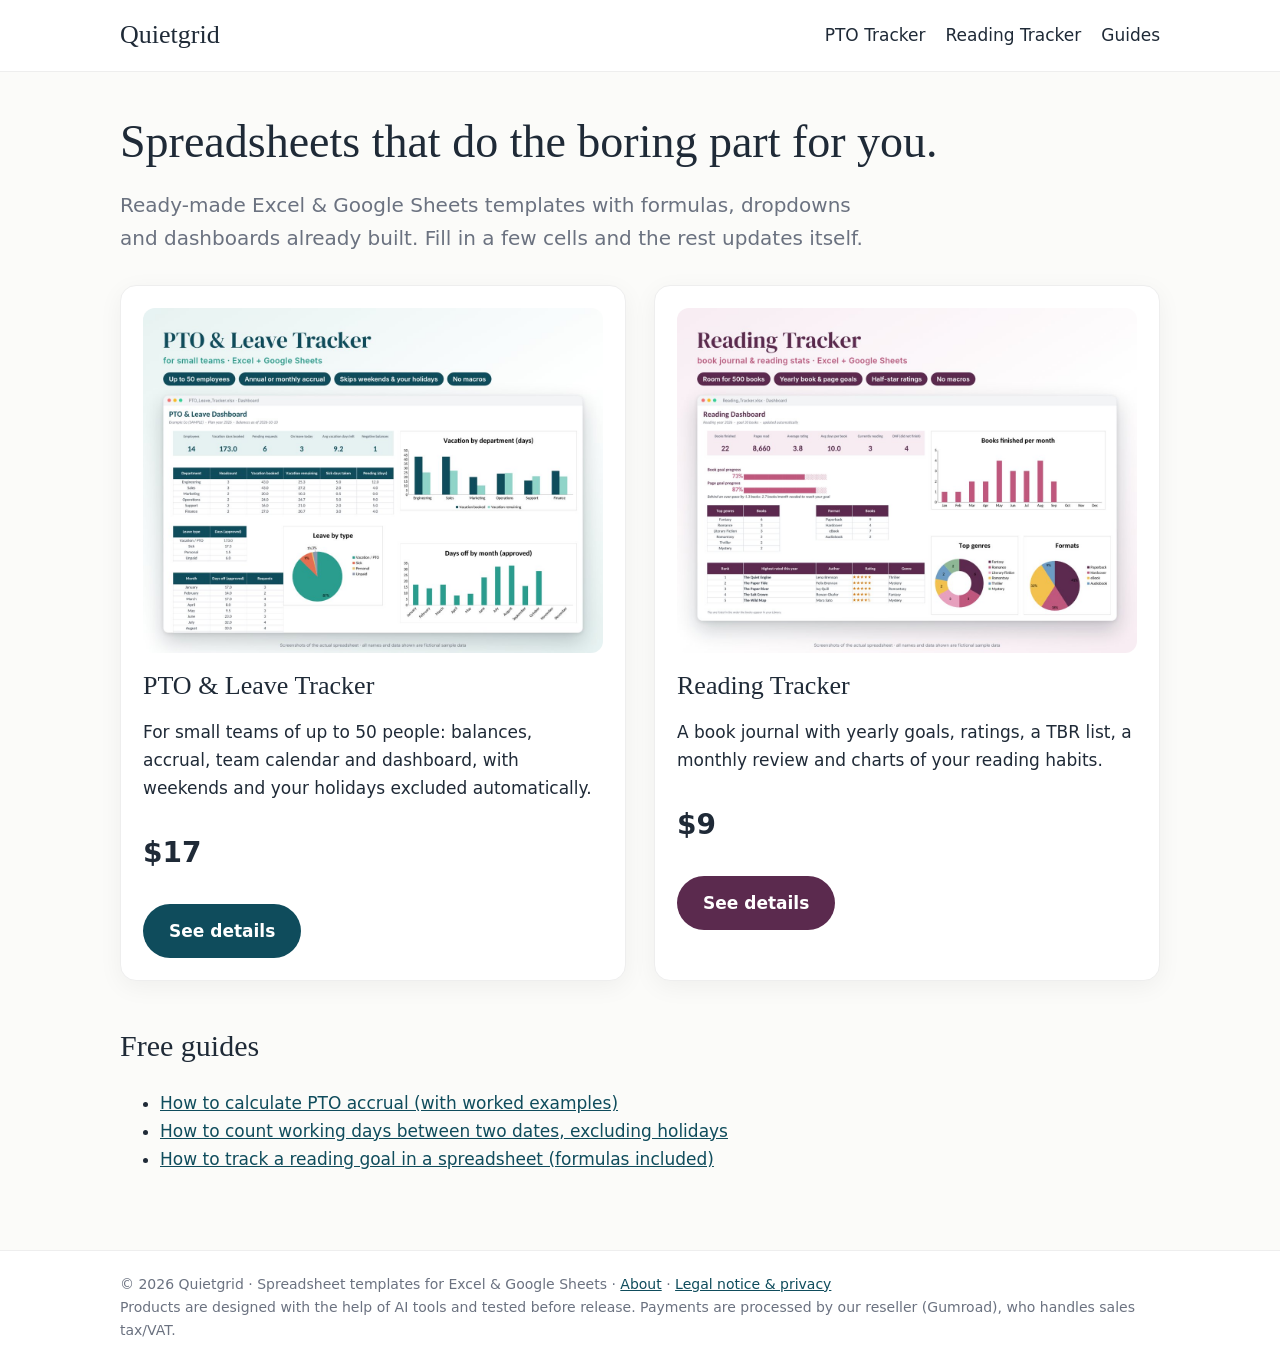
<file: index.html>
<!doctype html><html lang="en"><head><meta charset="utf-8"><meta name="viewport" content="width=device-width,initial-scale=1">
<title>Quietgrid | Practical spreadsheet templates for Excel &amp; Google Sheets</title><meta name="description" content="Ready-to-use spreadsheet systems: a PTO &amp; leave tracker for small teams and a reading tracker for book lovers. Excel and Google Sheets, no macros."><link rel="canonical" href="https://ticoq971.github.io/quietgrid-templates/">
<meta property="og:title" content="Quietgrid | Practical spreadsheet templates for Excel &amp; Google Sheets"><meta property="og:description" content="Ready-to-use spreadsheet systems: a PTO &amp; leave tracker for small teams and a reading tracker for book lovers. Excel and Google Sheets, no macros."><meta property="og:image" content="https://ticoq971.github.io/quietgrid-templates/assets/img/pto-01-cover.jpg">
<meta property="og:type" content="website"><meta name="twitter:card" content="summary_large_image"><link rel="stylesheet" href="assets/style.css"><script type="application/ld+json">{"@context": "https://schema.org", "@type": "WebSite", "name": "Quietgrid", "url": "https://ticoq971.github.io/quietgrid-templates"}</script></head><body>
<header class="site"><div class="in"><a class="logo" href="index.html">Quietgrid</a><nav><a href="pto-leave-tracker.html">PTO Tracker</a><a href="reading-tracker.html">Reading Tracker</a><a href="blog/index.html">Guides</a></nav></div></header>
<main><h1>Spreadsheets that do the boring part for you.</h1><p class="lead">Ready-made Excel &amp; Google Sheets templates with formulas, dropdowns and dashboards already built. Fill in a few cells and the rest updates itself.</p>
<div class="grid" style="margin-top:30px">
<div class="card"><a href="pto-leave-tracker.html"><img src="assets/img/pto-01-cover.jpg" alt="PTO and leave tracker spreadsheet dashboard" loading="lazy"></a><h3>PTO &amp; Leave Tracker</h3>
<p>For small teams of up to 50 people: balances, accrual, team calendar and dashboard, with weekends and your holidays excluded automatically.</p><p class="price">$17</p><a class="btn" href="pto-leave-tracker.html">See details</a></div>
<div class="card"><a href="reading-tracker.html"><img src="assets/img/book-01-cover.jpg" alt="Reading tracker spreadsheet dashboard" loading="lazy"></a><h3>Reading Tracker</h3>
<p>A book journal with yearly goals, ratings, a TBR list, a monthly review and charts of your reading habits.</p><p class="price">$9</p><a class="btn plum" href="reading-tracker.html">See details</a></div></div>
<h2>Free guides</h2><ul><li><a href="blog/how-to-calculate-pto-accrual.html">How to calculate PTO accrual (with worked examples)</a></li>
<li><a href="blog/count-working-days-excluding-holidays.html">How to count working days between two dates, excluding holidays</a></li>
<li><a href="blog/track-reading-goal-spreadsheet.html">How to track a reading goal in a spreadsheet (formulas included)</a></li></ul></main>
<footer><div class="in">© 2026 Quietgrid · Spreadsheet templates for Excel &amp; Google Sheets · <a href="about.html">About</a> · <a href="legal.html">Legal notice &amp; privacy</a><br>
Products are designed with the help of AI tools and tested before release. Payments are processed by our reseller (Gumroad), who handles sales tax/VAT.</div></footer></body></html>
</file>
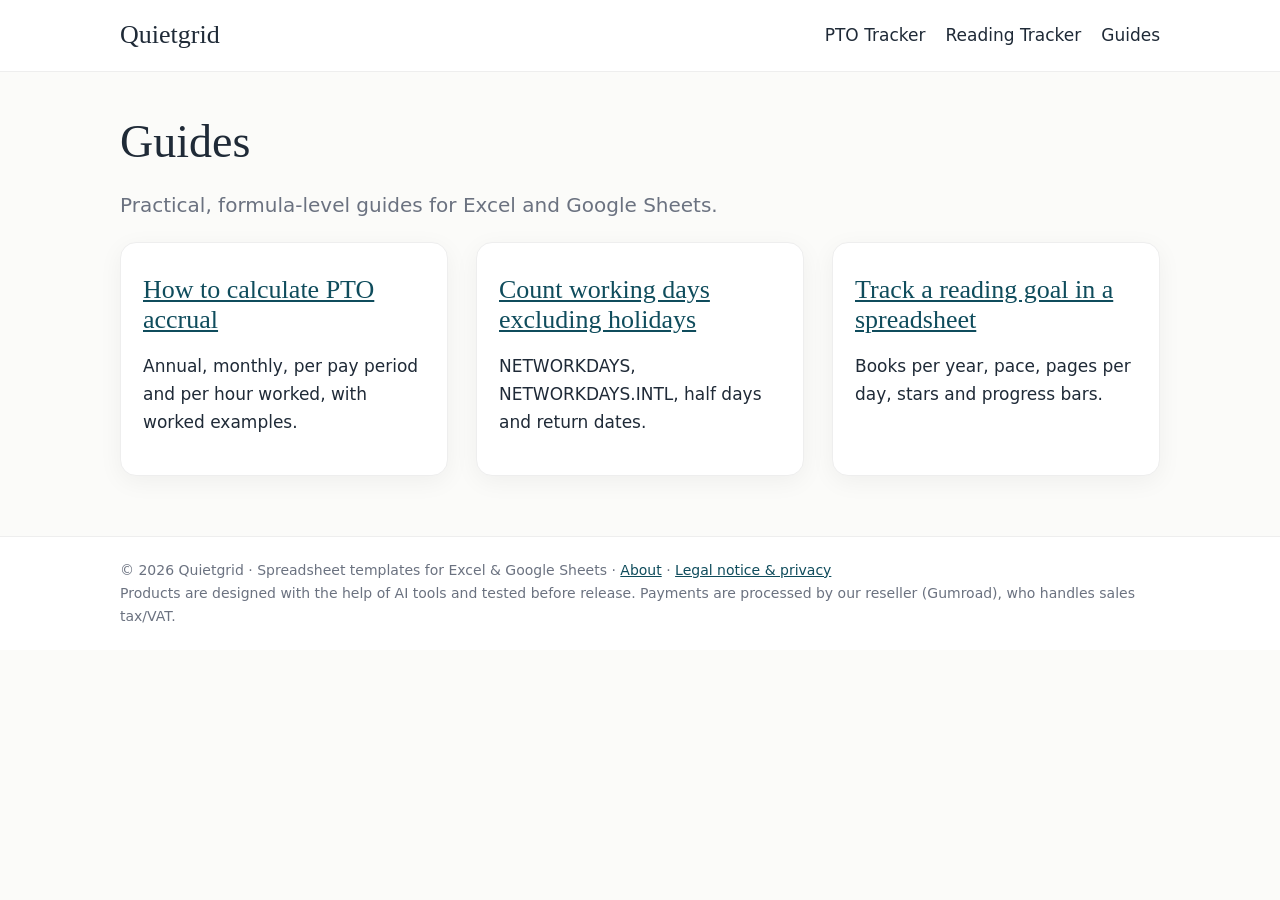
<file: blog/index.html>
<!doctype html><html lang="en"><head><meta charset="utf-8"><meta name="viewport" content="width=device-width,initial-scale=1">
<title>Spreadsheet guides | Quietgrid</title><meta name="description" content="Free, practical spreadsheet guides: PTO accrual, counting working days and tracking a reading goal in Excel and Google Sheets."><link rel="canonical" href="https://ticoq971.github.io/quietgrid-templates/blog/">
<meta property="og:title" content="Spreadsheet guides | Quietgrid"><meta property="og:description" content="Free, practical spreadsheet guides: PTO accrual, counting working days and tracking a reading goal in Excel and Google Sheets."><meta property="og:image" content="https://ticoq971.github.io/quietgrid-templates/assets/img/pto-01-cover.jpg">
<meta property="og:type" content="website"><meta name="twitter:card" content="summary_large_image"><link rel="stylesheet" href="../assets/style.css"></head><body>
<header class="site"><div class="in"><a class="logo" href="../index.html">Quietgrid</a><nav><a href="../pto-leave-tracker.html">PTO Tracker</a><a href="../reading-tracker.html">Reading Tracker</a><a href="../blog/index.html">Guides</a></nav></div></header>
<main><h1>Guides</h1><p class="lead">Practical, formula-level guides for Excel and Google Sheets.</p><div class="grid">
<div class="card"><h3><a href="how-to-calculate-pto-accrual.html">How to calculate PTO accrual</a></h3><p>Annual, monthly, per pay period and per hour worked, with worked examples.</p></div>
<div class="card"><h3><a href="count-working-days-excluding-holidays.html">Count working days excluding holidays</a></h3><p>NETWORKDAYS, NETWORKDAYS.INTL, half days and return dates.</p></div>
<div class="card"><h3><a href="track-reading-goal-spreadsheet.html">Track a reading goal in a spreadsheet</a></h3><p>Books per year, pace, pages per day, stars and progress bars.</p></div></div></main>
<footer><div class="in">© 2026 Quietgrid · Spreadsheet templates for Excel &amp; Google Sheets · <a href="../about.html">About</a> · <a href="../legal.html">Legal notice &amp; privacy</a><br>
Products are designed with the help of AI tools and tested before release. Payments are processed by our reseller (Gumroad), who handles sales tax/VAT.</div></footer></body></html>
</file>
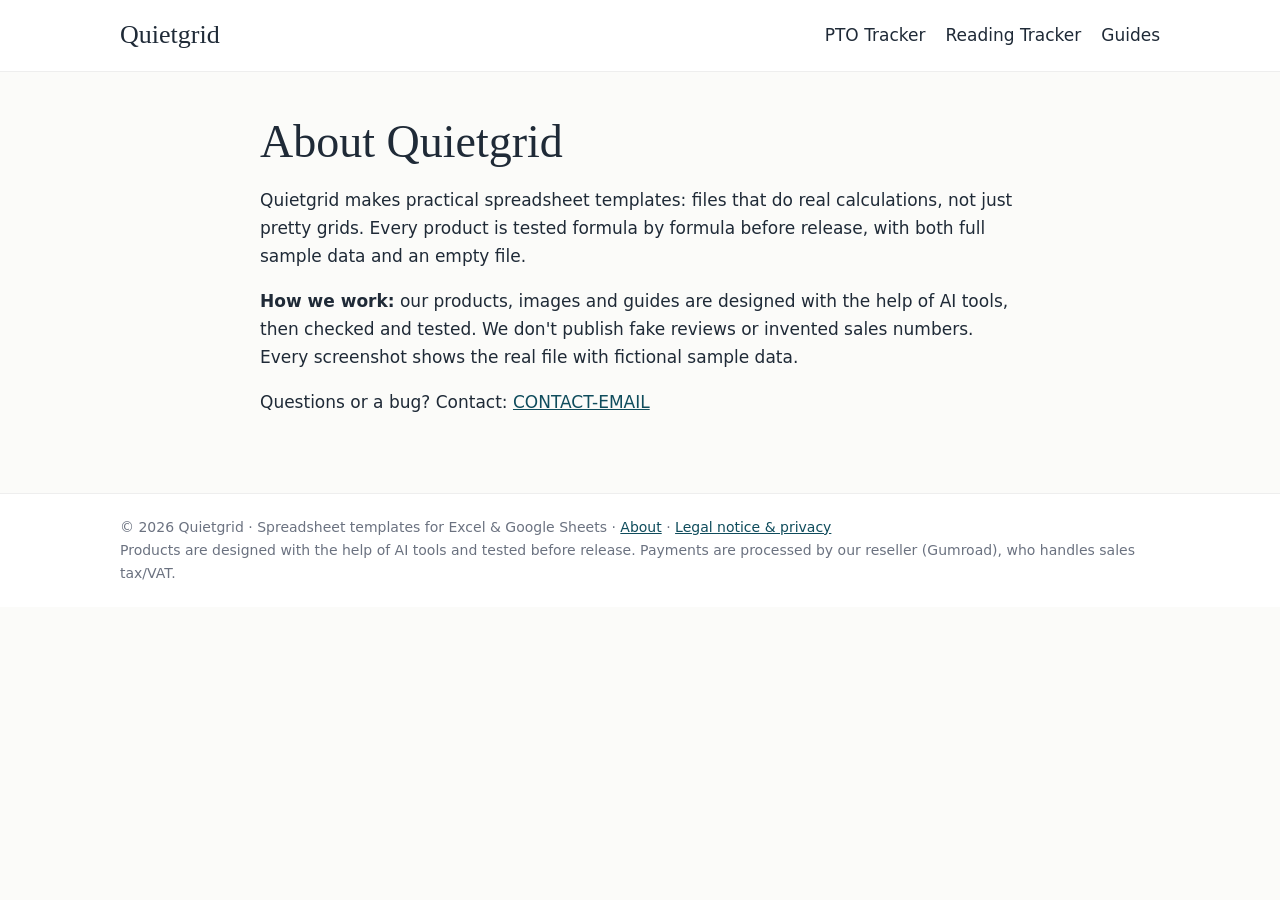
<file: about.html>
<!doctype html><html lang="en"><head><meta charset="utf-8"><meta name="viewport" content="width=device-width,initial-scale=1">
<title>About Quietgrid</title><meta name="description" content="About Quietgrid spreadsheet templates."><link rel="canonical" href="https://ticoq971.github.io/quietgrid-templates/about.html">
<meta property="og:title" content="About Quietgrid"><meta property="og:description" content="About Quietgrid spreadsheet templates."><meta property="og:image" content="https://ticoq971.github.io/quietgrid-templates/assets/img/pto-01-cover.jpg">
<meta property="og:type" content="website"><meta name="twitter:card" content="summary_large_image"><link rel="stylesheet" href="assets/style.css"></head><body>
<header class="site"><div class="in"><a class="logo" href="index.html">Quietgrid</a><nav><a href="pto-leave-tracker.html">PTO Tracker</a><a href="reading-tracker.html">Reading Tracker</a><a href="blog/index.html">Guides</a></nav></div></header>
<main><article><h1>About Quietgrid</h1>
<p>Quietgrid makes practical spreadsheet templates: files that do real calculations, not just pretty grids. Every product is tested formula by formula before release, with both full sample data and an empty file.</p>
<p><b>How we work:</b> our products, images and guides are designed with the help of AI tools, then checked and tested. We don't publish fake reviews or invented sales numbers. Every screenshot shows the real file with fictional sample data.</p>
<p>Questions or a bug? Contact: <a href="mailto:CONTACT-EMAIL">CONTACT-EMAIL</a></p></article></main>
<footer><div class="in">© 2026 Quietgrid · Spreadsheet templates for Excel &amp; Google Sheets · <a href="about.html">About</a> · <a href="legal.html">Legal notice &amp; privacy</a><br>
Products are designed with the help of AI tools and tested before release. Payments are processed by our reseller (Gumroad), who handles sales tax/VAT.</div></footer></body></html>
</file>
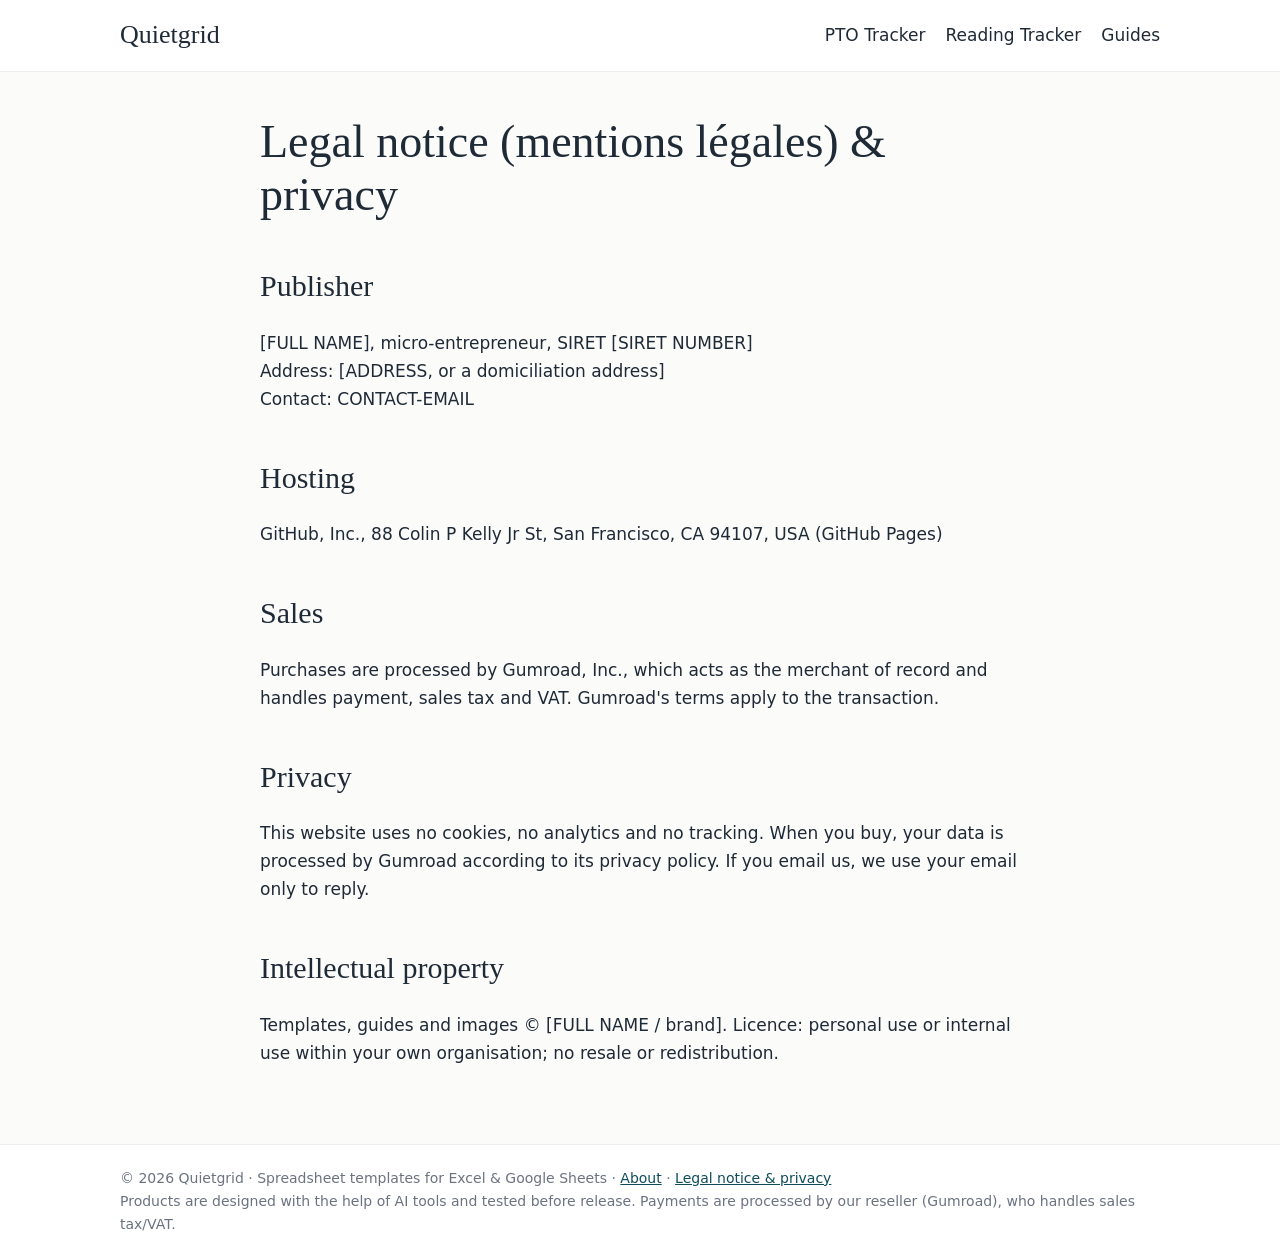
<file: legal.html>
<!doctype html><html lang="en"><head><meta charset="utf-8"><meta name="viewport" content="width=device-width,initial-scale=1">
<title>Legal notice &amp; privacy</title><meta name="description" content="Legal notice and privacy policy."><link rel="canonical" href="https://ticoq971.github.io/quietgrid-templates/legal.html">
<meta property="og:title" content="Legal notice &amp; privacy"><meta property="og:description" content="Legal notice and privacy policy."><meta property="og:image" content="https://ticoq971.github.io/quietgrid-templates/assets/img/pto-01-cover.jpg">
<meta property="og:type" content="website"><meta name="twitter:card" content="summary_large_image"><link rel="stylesheet" href="assets/style.css"></head><body>
<header class="site"><div class="in"><a class="logo" href="index.html">Quietgrid</a><nav><a href="pto-leave-tracker.html">PTO Tracker</a><a href="reading-tracker.html">Reading Tracker</a><a href="blog/index.html">Guides</a></nav></div></header>
<main><article><h1>Legal notice (mentions légales) &amp; privacy</h1>
<h2>Publisher</h2><p>[FULL NAME], micro-entrepreneur, SIRET [SIRET NUMBER]<br>Address: [ADDRESS, or a domiciliation address]<br>Contact: CONTACT-EMAIL</p>
<h2>Hosting</h2><p>GitHub, Inc., 88 Colin P Kelly Jr St, San Francisco, CA 94107, USA (GitHub Pages)</p>
<h2>Sales</h2><p>Purchases are processed by Gumroad, Inc., which acts as the merchant of record and handles payment, sales tax and VAT. Gumroad's terms apply to the transaction.</p>
<h2>Privacy</h2><p>This website uses no cookies, no analytics and no tracking. When you buy, your data is processed by Gumroad according to its privacy policy. If you email us, we use your email only to reply.</p>
<h2>Intellectual property</h2><p>Templates, guides and images © [FULL NAME / brand]. Licence: personal use or internal use within your own organisation; no resale or redistribution.</p></article></main>
<footer><div class="in">© 2026 Quietgrid · Spreadsheet templates for Excel &amp; Google Sheets · <a href="about.html">About</a> · <a href="legal.html">Legal notice &amp; privacy</a><br>
Products are designed with the help of AI tools and tested before release. Payments are processed by our reseller (Gumroad), who handles sales tax/VAT.</div></footer></body></html>
</file>
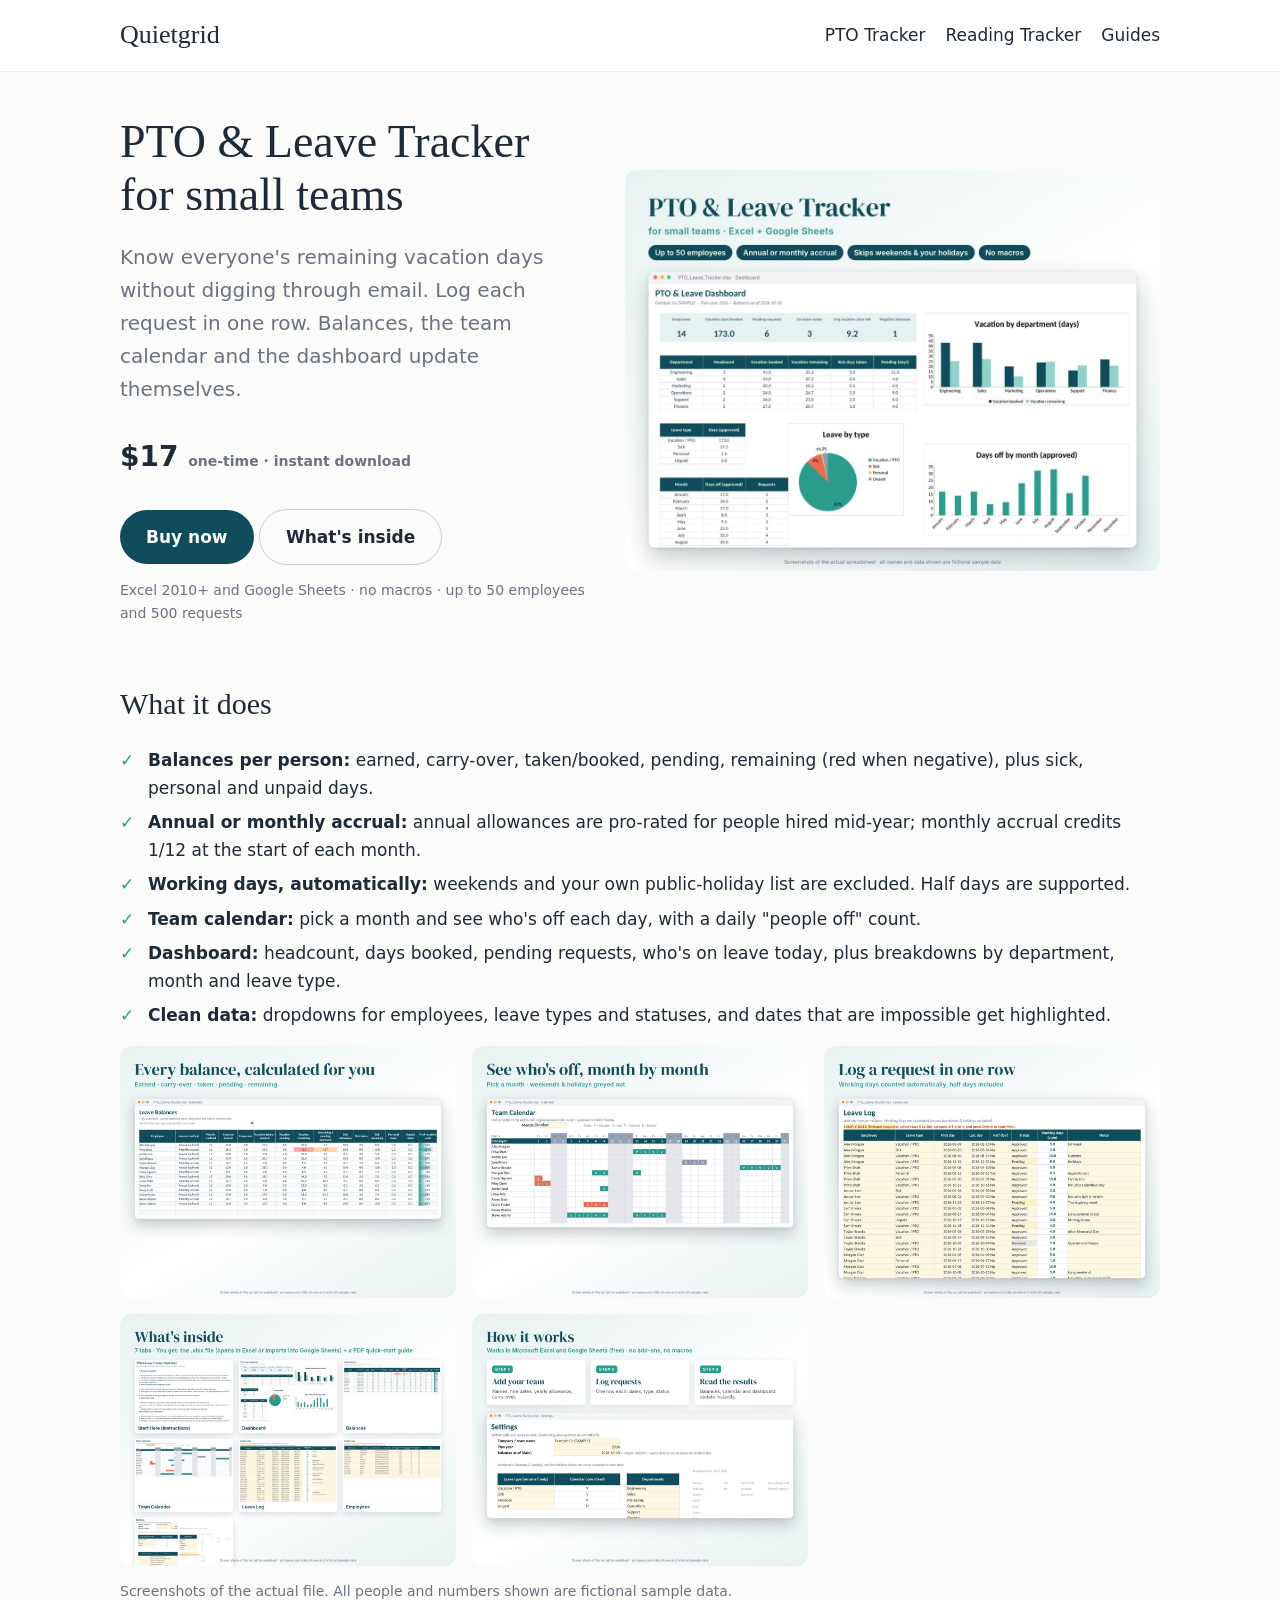
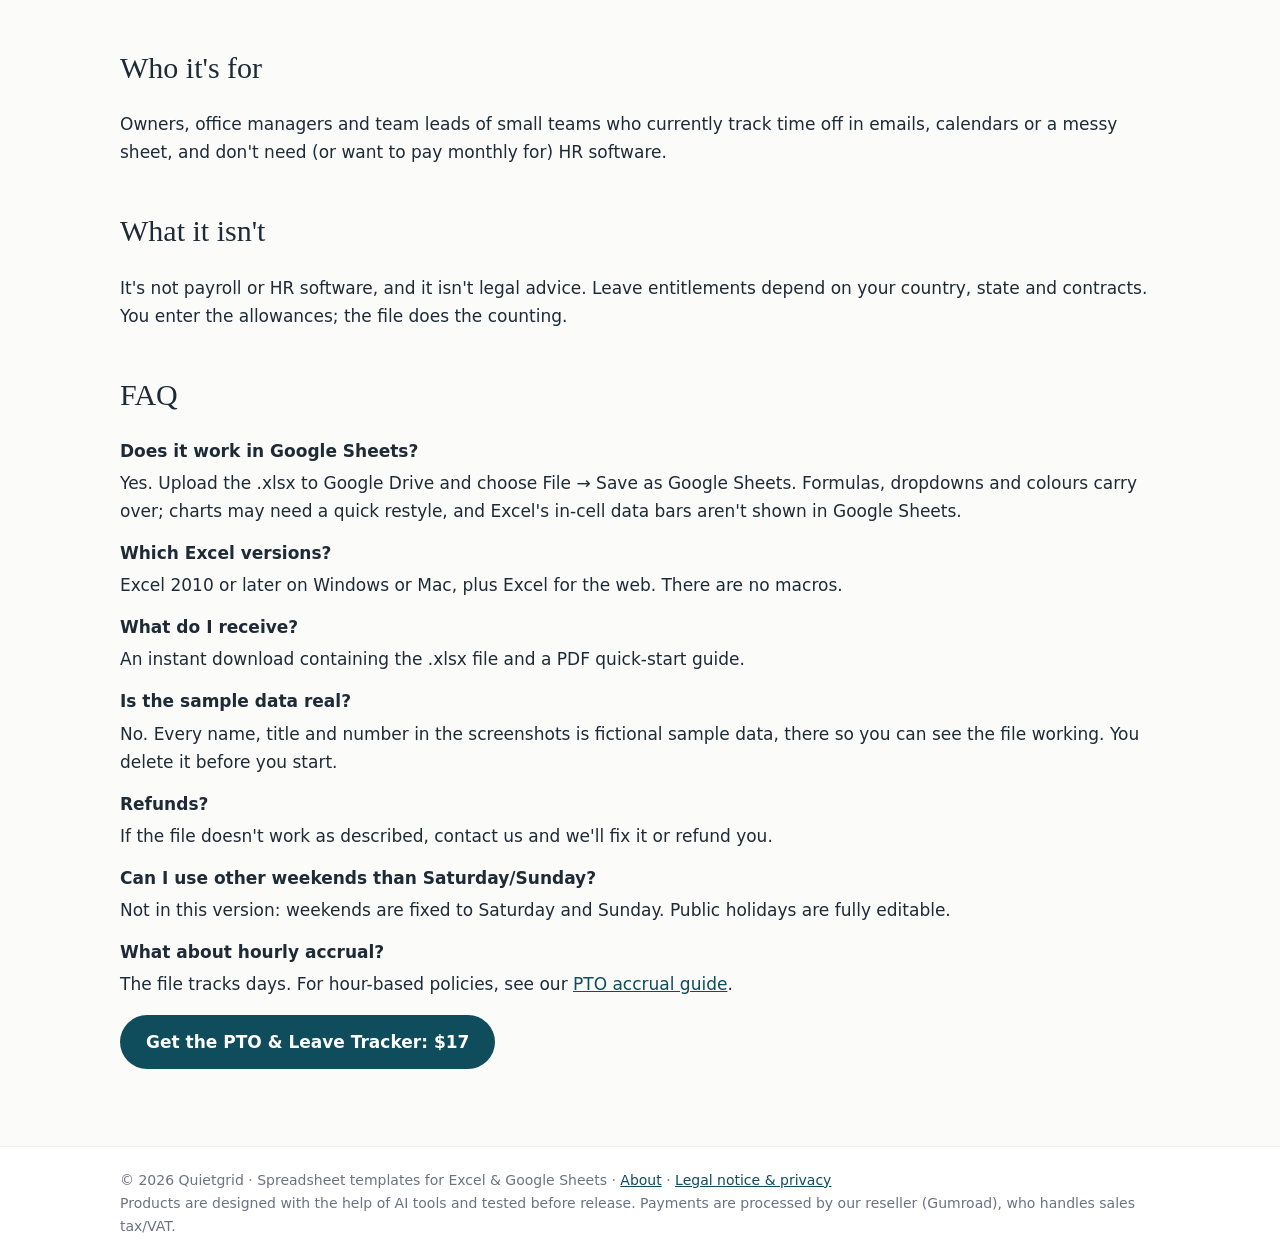
<file: pto-leave-tracker.html>
<!doctype html><html lang="en"><head><meta charset="utf-8"><meta name="viewport" content="width=device-width,initial-scale=1">
<title>PTO &amp; Leave Tracker Spreadsheet for Small Teams (Excel + Google Sheets)</title><meta name="description" content="A PTO and leave tracker spreadsheet for small teams (up to 50 people). It calculates balances, annual or monthly accrual, carry-over and pending requests, with a team calendar and dashboard. Works in Excel and Google Sheets."><link rel="canonical" href="https://ticoq971.github.io/quietgrid-templates/pto-leave-tracker.html">
<meta property="og:title" content="PTO &amp; Leave Tracker Spreadsheet for Small Teams (Excel + Google Sheets)"><meta property="og:description" content="A PTO and leave tracker spreadsheet for small teams (up to 50 people). It calculates balances, annual or monthly accrual, carry-over and pending requests, with a team calendar and dashboard. Works in Excel and Google Sheets."><meta property="og:image" content="https://ticoq971.github.io/quietgrid-templates/assets/img/pto-01-cover.jpg">
<meta property="og:type" content="website"><meta name="twitter:card" content="summary_large_image"><link rel="stylesheet" href="assets/style.css"><script type="application/ld+json">{"@context": "https://schema.org", "@type": "Product", "name": "PTO & Leave Tracker Spreadsheet", "description": "A PTO and leave tracker spreadsheet for small teams (up to 50 people). It calculates balances, annual or monthly accrual, carry-over and pending requests, with a team calendar and dashboard. Works in Excel and Google Sheets.", "image": "https://ticoq971.github.io/quietgrid-templates/assets/img/pto-01-cover.jpg", "brand": {"@type": "Brand", "name": "Quietgrid"}, "offers": {"@type": "Offer", "price": "17", "priceCurrency": "USD", "availability": "https://schema.org/InStock", "url": "https://ticoq971.github.io/quietgrid-templates/pto-leave-tracker.html"}}</script></head><body>
<header class="site"><div class="in"><a class="logo" href="index.html">Quietgrid</a><nav><a href="pto-leave-tracker.html">PTO Tracker</a><a href="reading-tracker.html">Reading Tracker</a><a href="blog/index.html">Guides</a></nav></div></header>
<main>
<div class="hero"><div><h1>PTO &amp; Leave Tracker for small teams</h1><p class="lead">Know everyone's remaining vacation days without digging through email. Log each request in one row. Balances, the team calendar and the dashboard update themselves.</p>
<p class="price">$17 <span class="note">one-time · instant download</span></p><a class="btn" href="https://glowart6.gumroad.com/l/ittvy" data-buy="pto">Buy now</a> <a class="btn ghost" href="#inside">What's inside</a>
<p class="note">Excel 2010+ and Google Sheets · no macros · up to 50 employees and 500 requests</p></div><img src="assets/img/pto-01-cover.jpg" alt="PTO tracker dashboard with KPIs, department chart and monthly chart"></div>
<h2 id="inside">What it does</h2><ul class="check">
<li><b>Balances per person:</b> earned, carry-over, taken/booked, pending, remaining (red when negative), plus sick, personal and unpaid days.</li>
<li><b>Annual or monthly accrual:</b> annual allowances are pro-rated for people hired mid-year; monthly accrual credits 1/12 at the start of each month.</li>
<li><b>Working days, automatically:</b> weekends and your own public-holiday list are excluded. Half days are supported.</li>
<li><b>Team calendar:</b> pick a month and see who's off each day, with a daily "people off" count.</li>
<li><b>Dashboard:</b> headcount, days booked, pending requests, who's on leave today, plus breakdowns by department, month and leave type.</li>
<li><b>Clean data:</b> dropdowns for employees, leave types and statuses, and dates that are impossible get highlighted.</li></ul>
<div class="gallery"><img src="assets/img/pto-02-balances.jpg" alt="Leave balances tab" loading="lazy"><img src="assets/img/pto-03-calendar.jpg" alt="Team leave calendar tab" loading="lazy">
<img src="assets/img/pto-04-leave-log.jpg" alt="Leave log tab" loading="lazy"><img src="assets/img/pto-05-whats-inside.jpg" alt="All tabs included" loading="lazy"><img src="assets/img/pto-06-how-it-works.jpg" alt="How it works in 3 steps" loading="lazy"></div>
<p class="note">Screenshots of the actual file. All people and numbers shown are fictional sample data.</p>
<h2>Who it's for</h2><p>Owners, office managers and team leads of small teams who currently track time off in emails, calendars or a messy sheet, and don't need (or want to pay monthly for) HR software.</p>
<h2>What it isn't</h2><p>It's not payroll or HR software, and it isn't legal advice. Leave entitlements depend on your country, state and contracts. You enter the allowances; the file does the counting.</p>
<h2>FAQ</h2><dl class='faq'><dt>Does it work in Google Sheets?</dt><dd>Yes. Upload the .xlsx to Google Drive and choose File → Save as Google Sheets. Formulas, dropdowns and colours carry over; charts may need a quick restyle, and Excel's in-cell data bars aren't shown in Google Sheets.</dd><dt>Which Excel versions?</dt><dd>Excel 2010 or later on Windows or Mac, plus Excel for the web. There are no macros.</dd><dt>What do I receive?</dt><dd>An instant download containing the .xlsx file and a PDF quick-start guide.</dd><dt>Is the sample data real?</dt><dd>No. Every name, title and number in the screenshots is fictional sample data, there so you can see the file working. You delete it before you start.</dd><dt>Refunds?</dt><dd>If the file doesn't work as described, contact us and we'll fix it or refund you.</dd><dt>Can I use other weekends than Saturday/Sunday?</dt><dd>Not in this version: weekends are fixed to Saturday and Sunday. Public holidays are fully editable.</dd><dt>What about hourly accrual?</dt><dd>The file tracks days. For hour-based policies, see our <a href='blog/how-to-calculate-pto-accrual.html'>PTO accrual guide</a>.</dd></dl>
<p><a class="btn" href="https://glowart6.gumroad.com/l/ittvy" data-buy="pto">Get the PTO &amp; Leave Tracker: $17</a></p></main>
<footer><div class="in">© 2026 Quietgrid · Spreadsheet templates for Excel &amp; Google Sheets · <a href="about.html">About</a> · <a href="legal.html">Legal notice &amp; privacy</a><br>
Products are designed with the help of AI tools and tested before release. Payments are processed by our reseller (Gumroad), who handles sales tax/VAT.</div></footer></body></html>
</file>
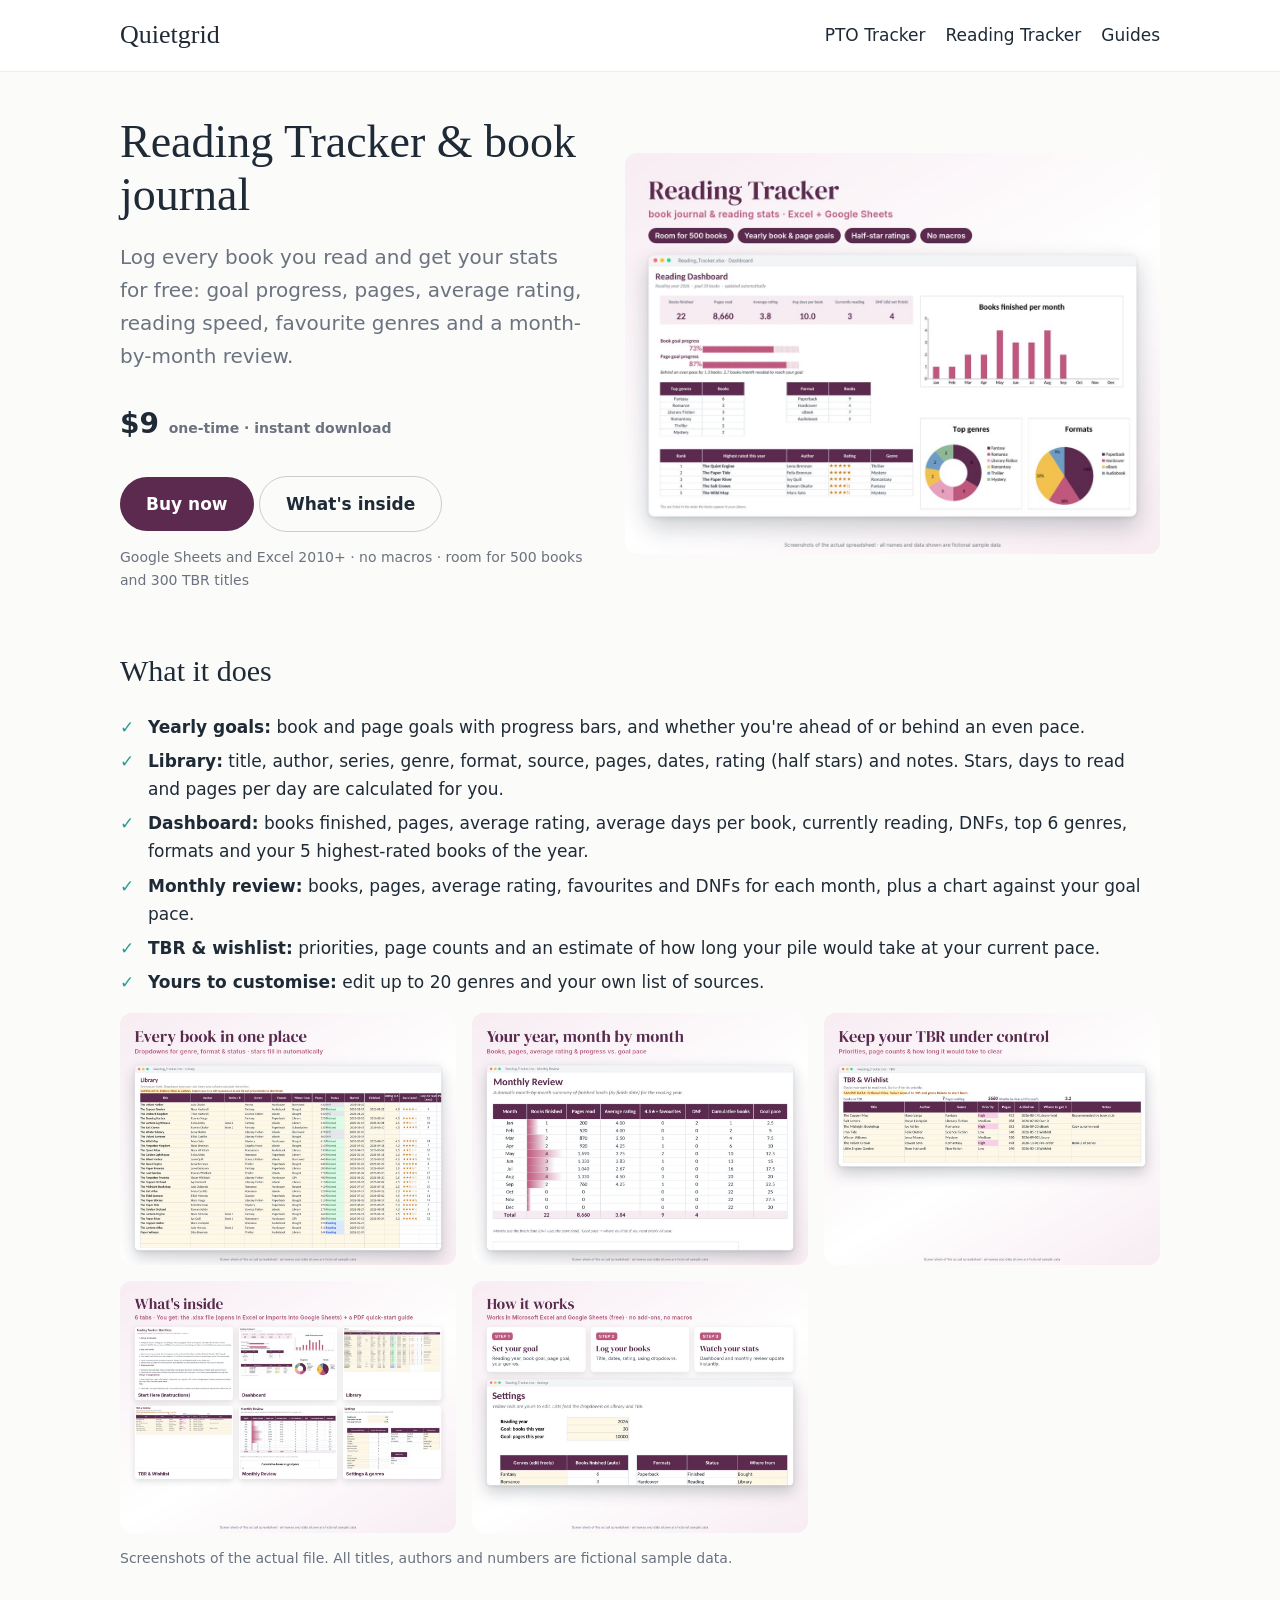
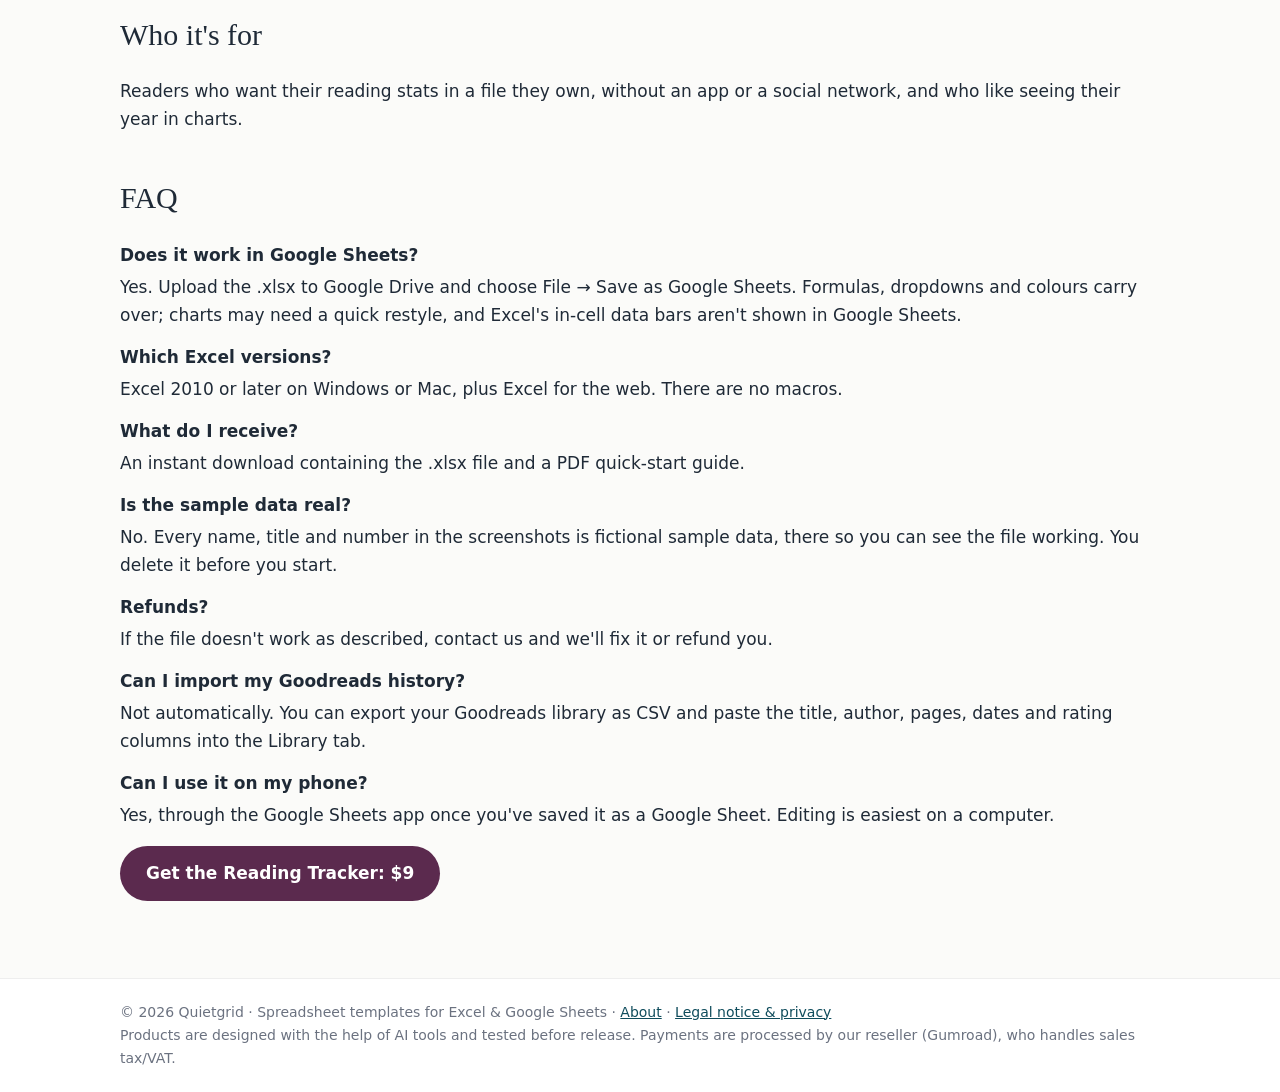
<file: reading-tracker.html>
<!doctype html><html lang="en"><head><meta charset="utf-8"><meta name="viewport" content="width=device-width,initial-scale=1">
<title>Reading Tracker Spreadsheet &amp; Book Journal (Google Sheets + Excel)</title><meta name="description" content="A reading tracker spreadsheet and digital book journal for Excel and Google Sheets. It tracks yearly book and page goals, ratings, genres, formats, a TBR list and a monthly review, with charts."><link rel="canonical" href="https://ticoq971.github.io/quietgrid-templates/reading-tracker.html">
<meta property="og:title" content="Reading Tracker Spreadsheet &amp; Book Journal (Google Sheets + Excel)"><meta property="og:description" content="A reading tracker spreadsheet and digital book journal for Excel and Google Sheets. It tracks yearly book and page goals, ratings, genres, formats, a TBR list and a monthly review, with charts."><meta property="og:image" content="https://ticoq971.github.io/quietgrid-templates/assets/img/book-01-cover.jpg">
<meta property="og:type" content="website"><meta name="twitter:card" content="summary_large_image"><link rel="stylesheet" href="assets/style.css"><script type="application/ld+json">{"@context": "https://schema.org", "@type": "Product", "name": "Reading Tracker Spreadsheet", "description": "A reading tracker spreadsheet and digital book journal for Excel and Google Sheets. It tracks yearly book and page goals, ratings, genres, formats, a TBR list and a monthly review, with charts.", "image": "https://ticoq971.github.io/quietgrid-templates/assets/img/book-01-cover.jpg", "brand": {"@type": "Brand", "name": "Quietgrid"}, "offers": {"@type": "Offer", "price": "9", "priceCurrency": "USD", "availability": "https://schema.org/InStock", "url": "https://ticoq971.github.io/quietgrid-templates/reading-tracker.html"}}</script></head><body>
<header class="site"><div class="in"><a class="logo" href="index.html">Quietgrid</a><nav><a href="pto-leave-tracker.html">PTO Tracker</a><a href="reading-tracker.html">Reading Tracker</a><a href="blog/index.html">Guides</a></nav></div></header>
<main>
<div class="hero"><div><h1>Reading Tracker &amp; book journal</h1><p class="lead">Log every book you read and get your stats for free: goal progress, pages, average rating, reading speed, favourite genres and a month-by-month review.</p>
<p class="price">$9 <span class="note">one-time · instant download</span></p><a class="btn plum" href="https://glowart6.gumroad.com/l/qwjdw" data-buy="book">Buy now</a> <a class="btn ghost" href="#inside">What's inside</a>
<p class="note">Google Sheets and Excel 2010+ · no macros · room for 500 books and 300 TBR titles</p></div><img src="assets/img/book-01-cover.jpg" alt="Reading tracker dashboard with goal progress and charts"></div>
<h2 id="inside">What it does</h2><ul class="check">
<li><b>Yearly goals:</b> book and page goals with progress bars, and whether you're ahead of or behind an even pace.</li>
<li><b>Library:</b> title, author, series, genre, format, source, pages, dates, rating (half stars) and notes. Stars, days to read and pages per day are calculated for you.</li>
<li><b>Dashboard:</b> books finished, pages, average rating, average days per book, currently reading, DNFs, top 6 genres, formats and your 5 highest-rated books of the year.</li>
<li><b>Monthly review:</b> books, pages, average rating, favourites and DNFs for each month, plus a chart against your goal pace.</li>
<li><b>TBR &amp; wishlist:</b> priorities, page counts and an estimate of how long your pile would take at your current pace.</li>
<li><b>Yours to customise:</b> edit up to 20 genres and your own list of sources.</li></ul>
<div class="gallery"><img src="assets/img/book-02-library.jpg" alt="Library tab" loading="lazy"><img src="assets/img/book-03-monthly.jpg" alt="Monthly review tab" loading="lazy">
<img src="assets/img/book-04-tbr.jpg" alt="TBR tab" loading="lazy"><img src="assets/img/book-05-whats-inside.jpg" alt="All tabs included" loading="lazy"><img src="assets/img/book-06-how-it-works.jpg" alt="How it works" loading="lazy"></div>
<p class="note">Screenshots of the actual file. All titles, authors and numbers are fictional sample data.</p>
<h2>Who it's for</h2><p>Readers who want their reading stats in a file they own, without an app or a social network, and who like seeing their year in charts.</p>
<h2>FAQ</h2><dl class='faq'><dt>Does it work in Google Sheets?</dt><dd>Yes. Upload the .xlsx to Google Drive and choose File → Save as Google Sheets. Formulas, dropdowns and colours carry over; charts may need a quick restyle, and Excel's in-cell data bars aren't shown in Google Sheets.</dd><dt>Which Excel versions?</dt><dd>Excel 2010 or later on Windows or Mac, plus Excel for the web. There are no macros.</dd><dt>What do I receive?</dt><dd>An instant download containing the .xlsx file and a PDF quick-start guide.</dd><dt>Is the sample data real?</dt><dd>No. Every name, title and number in the screenshots is fictional sample data, there so you can see the file working. You delete it before you start.</dd><dt>Refunds?</dt><dd>If the file doesn't work as described, contact us and we'll fix it or refund you.</dd><dt>Can I import my Goodreads history?</dt><dd>Not automatically. You can export your Goodreads library as CSV and paste the title, author, pages, dates and rating columns into the Library tab.</dd><dt>Can I use it on my phone?</dt><dd>Yes, through the Google Sheets app once you've saved it as a Google Sheet. Editing is easiest on a computer.</dd></dl>
<p><a class="btn plum" href="https://glowart6.gumroad.com/l/qwjdw" data-buy="book">Get the Reading Tracker: $9</a></p></main>
<footer><div class="in">© 2026 Quietgrid · Spreadsheet templates for Excel &amp; Google Sheets · <a href="about.html">About</a> · <a href="legal.html">Legal notice &amp; privacy</a><br>
Products are designed with the help of AI tools and tested before release. Payments are processed by our reseller (Gumroad), who handles sales tax/VAT.</div></footer></body></html>
</file>
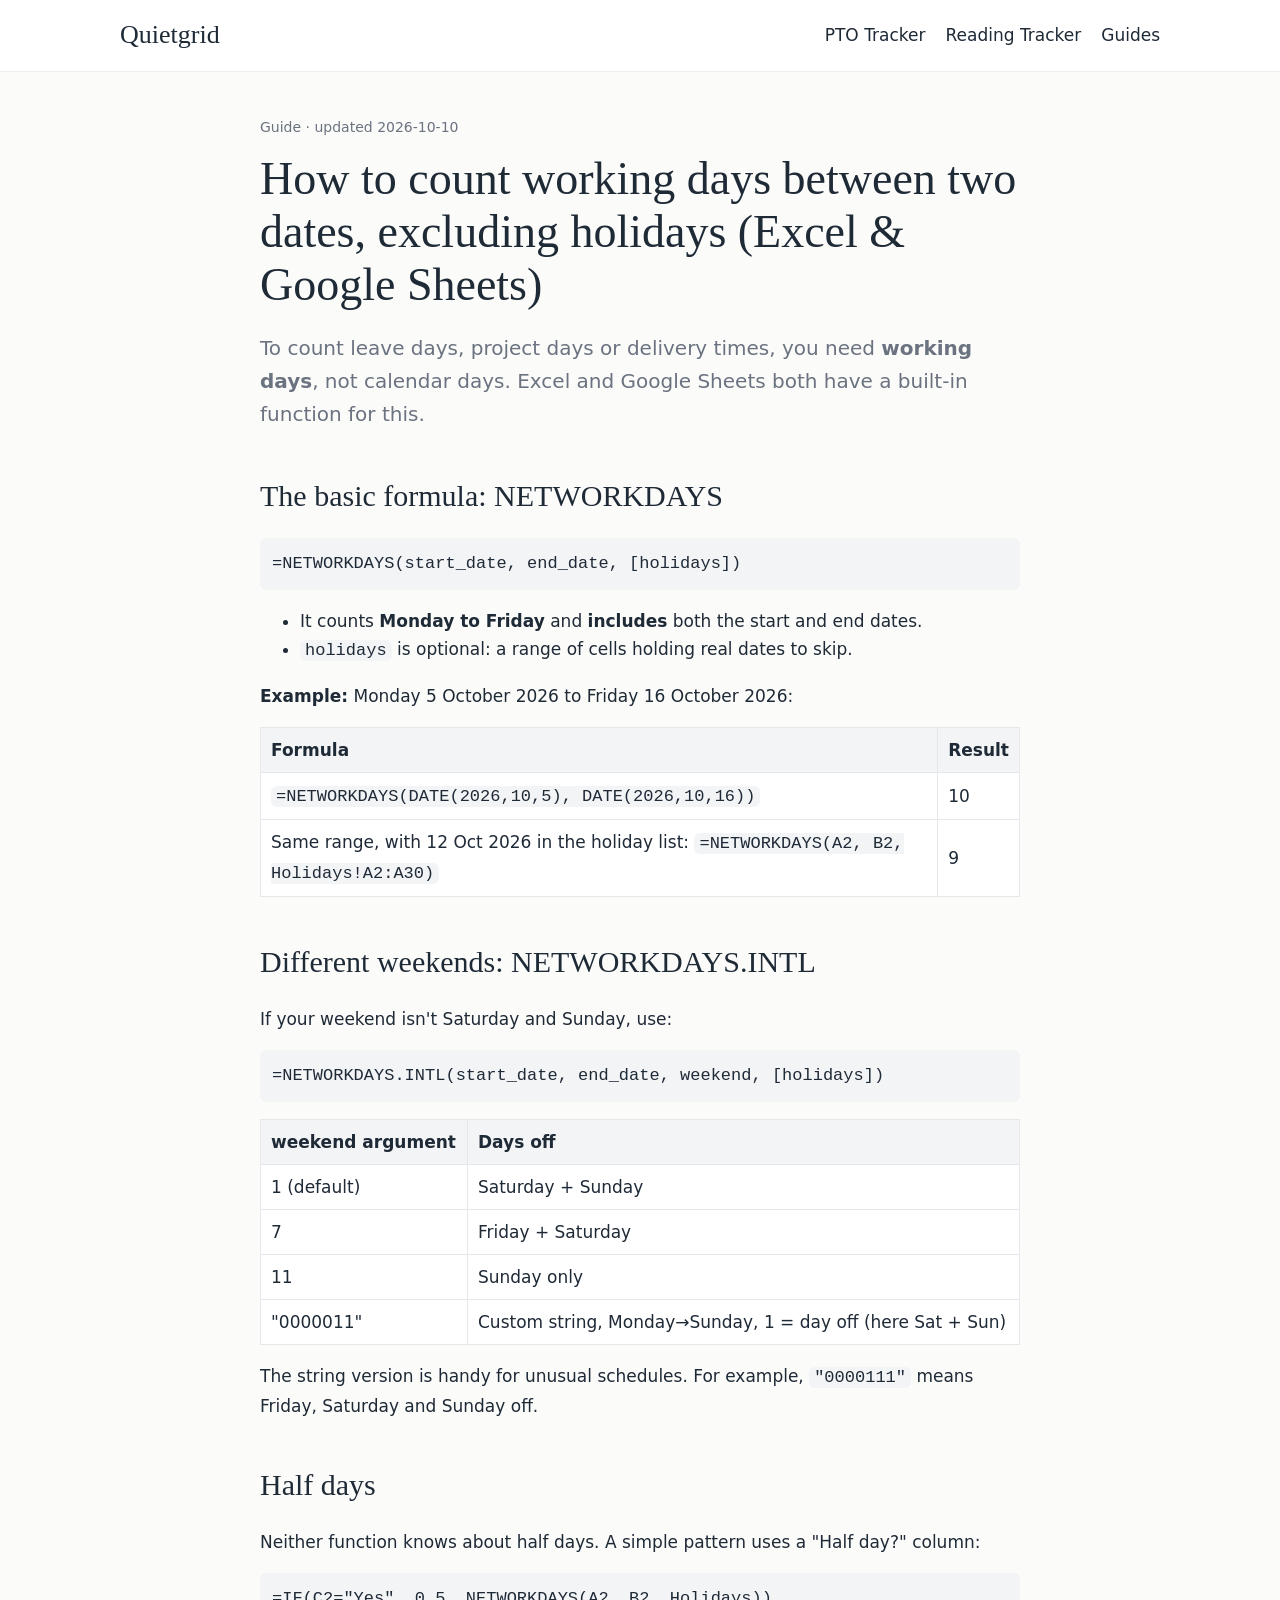
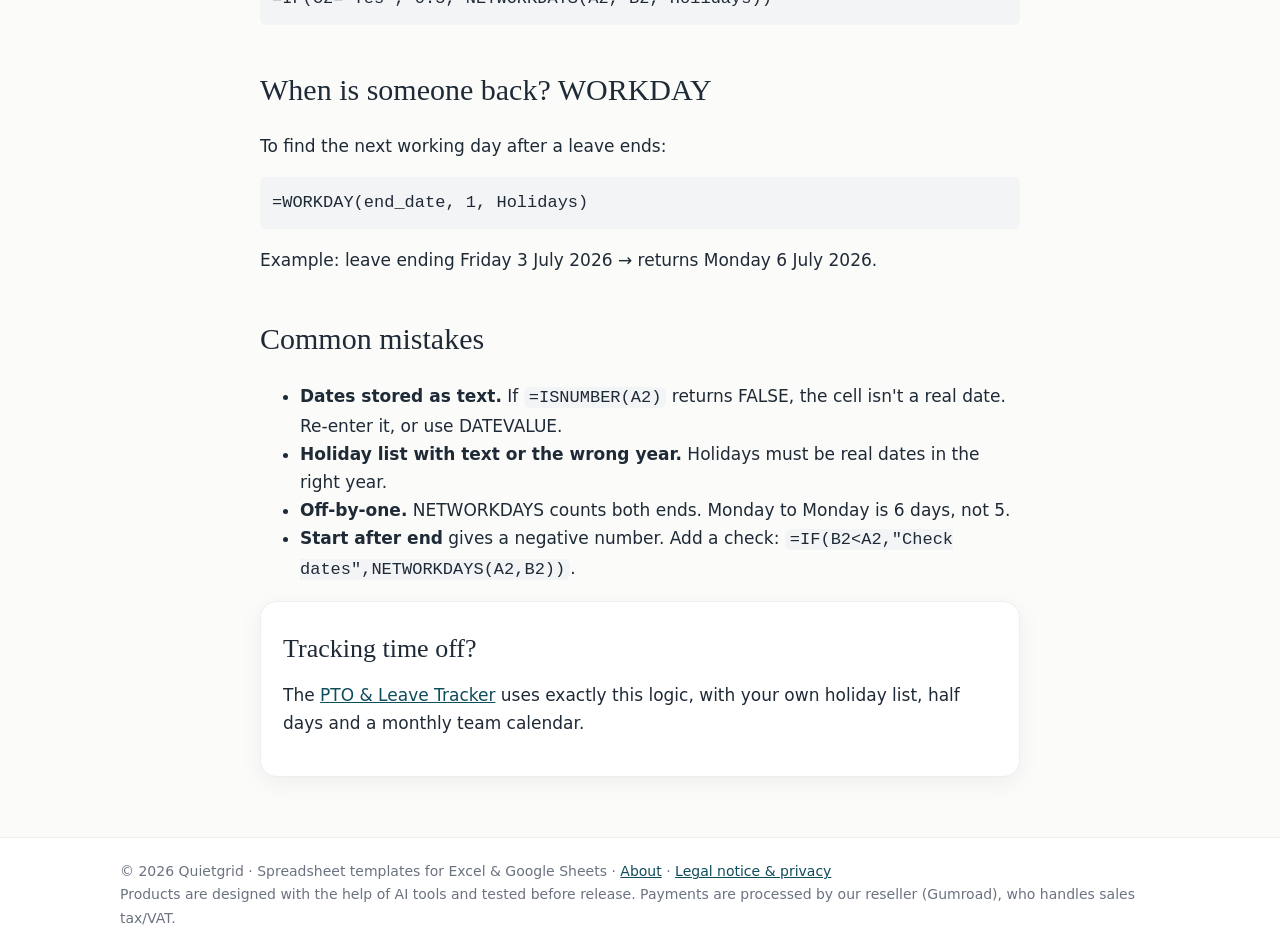
<file: blog/count-working-days-excluding-holidays.html>
<!doctype html><html lang="en"><head><meta charset="utf-8"><meta name="viewport" content="width=device-width,initial-scale=1">
<title>How to count working days between two dates, excluding holidays (Excel &amp; Google Sheets) | Quietgrid</title><meta name="description" content="Use NETWORKDAYS and NETWORKDAYS.INTL to count business days between two dates, excluding weekends and public holidays. Includes examples, half days, return dates and common mistakes."><link rel="canonical" href="https://ticoq971.github.io/quietgrid-templates/blog/count-working-days-excluding-holidays.html">
<meta property="og:title" content="How to count working days between two dates, excluding holidays (Excel &amp; Google Sheets) | Quietgrid"><meta property="og:description" content="Use NETWORKDAYS and NETWORKDAYS.INTL to count business days between two dates, excluding weekends and public holidays. Includes examples, half days, return dates and common mistakes."><meta property="og:image" content="https://ticoq971.github.io/quietgrid-templates/assets/img/pto-01-cover.jpg">
<meta property="og:type" content="website"><meta name="twitter:card" content="summary_large_image"><link rel="stylesheet" href="../assets/style.css"><script type="application/ld+json">{"@context": "https://schema.org", "@type": "Article", "headline": "How to count working days between two dates, excluding holidays (Excel & Google Sheets)", "description": "Use NETWORKDAYS and NETWORKDAYS.INTL to count business days between two dates, excluding weekends and public holidays. Includes examples, half days, return dates and common mistakes.", "datePublished": "2026-10-10", "author": {"@type": "Organization", "name": "Quietgrid"}, "publisher": {"@type": "Organization", "name": "Quietgrid"}}</script></head><body>
<header class="site"><div class="in"><a class="logo" href="../index.html">Quietgrid</a><nav><a href="../pto-leave-tracker.html">PTO Tracker</a><a href="../reading-tracker.html">Reading Tracker</a><a href="../blog/index.html">Guides</a></nav></div></header>
<main><article><p class='note'>Guide · updated 2026-10-10</p><h1>How to count working days between two dates, excluding holidays (Excel & Google Sheets)</h1>
<p class="lead">To count leave days, project days or delivery times, you need <b>working days</b>, not calendar days. Excel and Google Sheets both have a built-in function for this.</p>
<h2>The basic formula: NETWORKDAYS</h2><pre>=NETWORKDAYS(start_date, end_date, [holidays])</pre>
<ul><li>It counts <b>Monday to Friday</b> and <b>includes</b> both the start and end dates.</li><li><code>holidays</code> is optional: a range of cells holding real dates to skip.</li></ul>
<p><b>Example:</b> Monday 5 October 2026 to Friday 16 October 2026:</p>
<table><tr><th>Formula</th><th>Result</th></tr><tr><td><code>=NETWORKDAYS(DATE(2026,10,5), DATE(2026,10,16))</code></td><td>10</td></tr>
<tr><td>Same range, with 12 Oct 2026 in the holiday list: <code>=NETWORKDAYS(A2, B2, Holidays!A2:A30)</code></td><td>9</td></tr></table>
<h2>Different weekends: NETWORKDAYS.INTL</h2><p>If your weekend isn't Saturday and Sunday, use:</p><pre>=NETWORKDAYS.INTL(start_date, end_date, weekend, [holidays])</pre>
<table><tr><th>weekend argument</th><th>Days off</th></tr><tr><td>1 (default)</td><td>Saturday + Sunday</td></tr><tr><td>7</td><td>Friday + Saturday</td></tr>
<tr><td>11</td><td>Sunday only</td></tr><tr><td>"0000011"</td><td>Custom string, Monday→Sunday, 1 = day off (here Sat + Sun)</td></tr></table>
<p>The string version is handy for unusual schedules. For example, <code>"0000111"</code> means Friday, Saturday and Sunday off.</p>
<h2>Half days</h2><p>Neither function knows about half days. A simple pattern uses a "Half day?" column:</p><pre>=IF(C2="Yes", 0.5, NETWORKDAYS(A2, B2, Holidays))</pre>
<h2>When is someone back? WORKDAY</h2><p>To find the next working day after a leave ends:</p><pre>=WORKDAY(end_date, 1, Holidays)</pre>
<p>Example: leave ending Friday 3 July 2026 → returns Monday 6 July 2026.</p>
<h2>Common mistakes</h2><ul><li><b>Dates stored as text.</b> If <code>=ISNUMBER(A2)</code> returns FALSE, the cell isn't a real date. Re-enter it, or use DATEVALUE.</li>
<li><b>Holiday list with text or the wrong year.</b> Holidays must be real dates in the right year.</li>
<li><b>Off-by-one.</b> NETWORKDAYS counts both ends. Monday to Monday is 6 days, not 5.</li><li><b>Start after end</b> gives a negative number. Add a check: <code>=IF(B2&lt;A2,"Check dates",NETWORKDAYS(A2,B2))</code>.</li></ul>
<div class="card"><h3>Tracking time off?</h3><p>The <a href="../pto-leave-tracker.html">PTO &amp; Leave Tracker</a> uses exactly this logic, with your own holiday list, half days and a monthly team calendar.</p></div></article></main>
<footer><div class="in">© 2026 Quietgrid · Spreadsheet templates for Excel &amp; Google Sheets · <a href="../about.html">About</a> · <a href="../legal.html">Legal notice &amp; privacy</a><br>
Products are designed with the help of AI tools and tested before release. Payments are processed by our reseller (Gumroad), who handles sales tax/VAT.</div></footer></body></html>
</file>
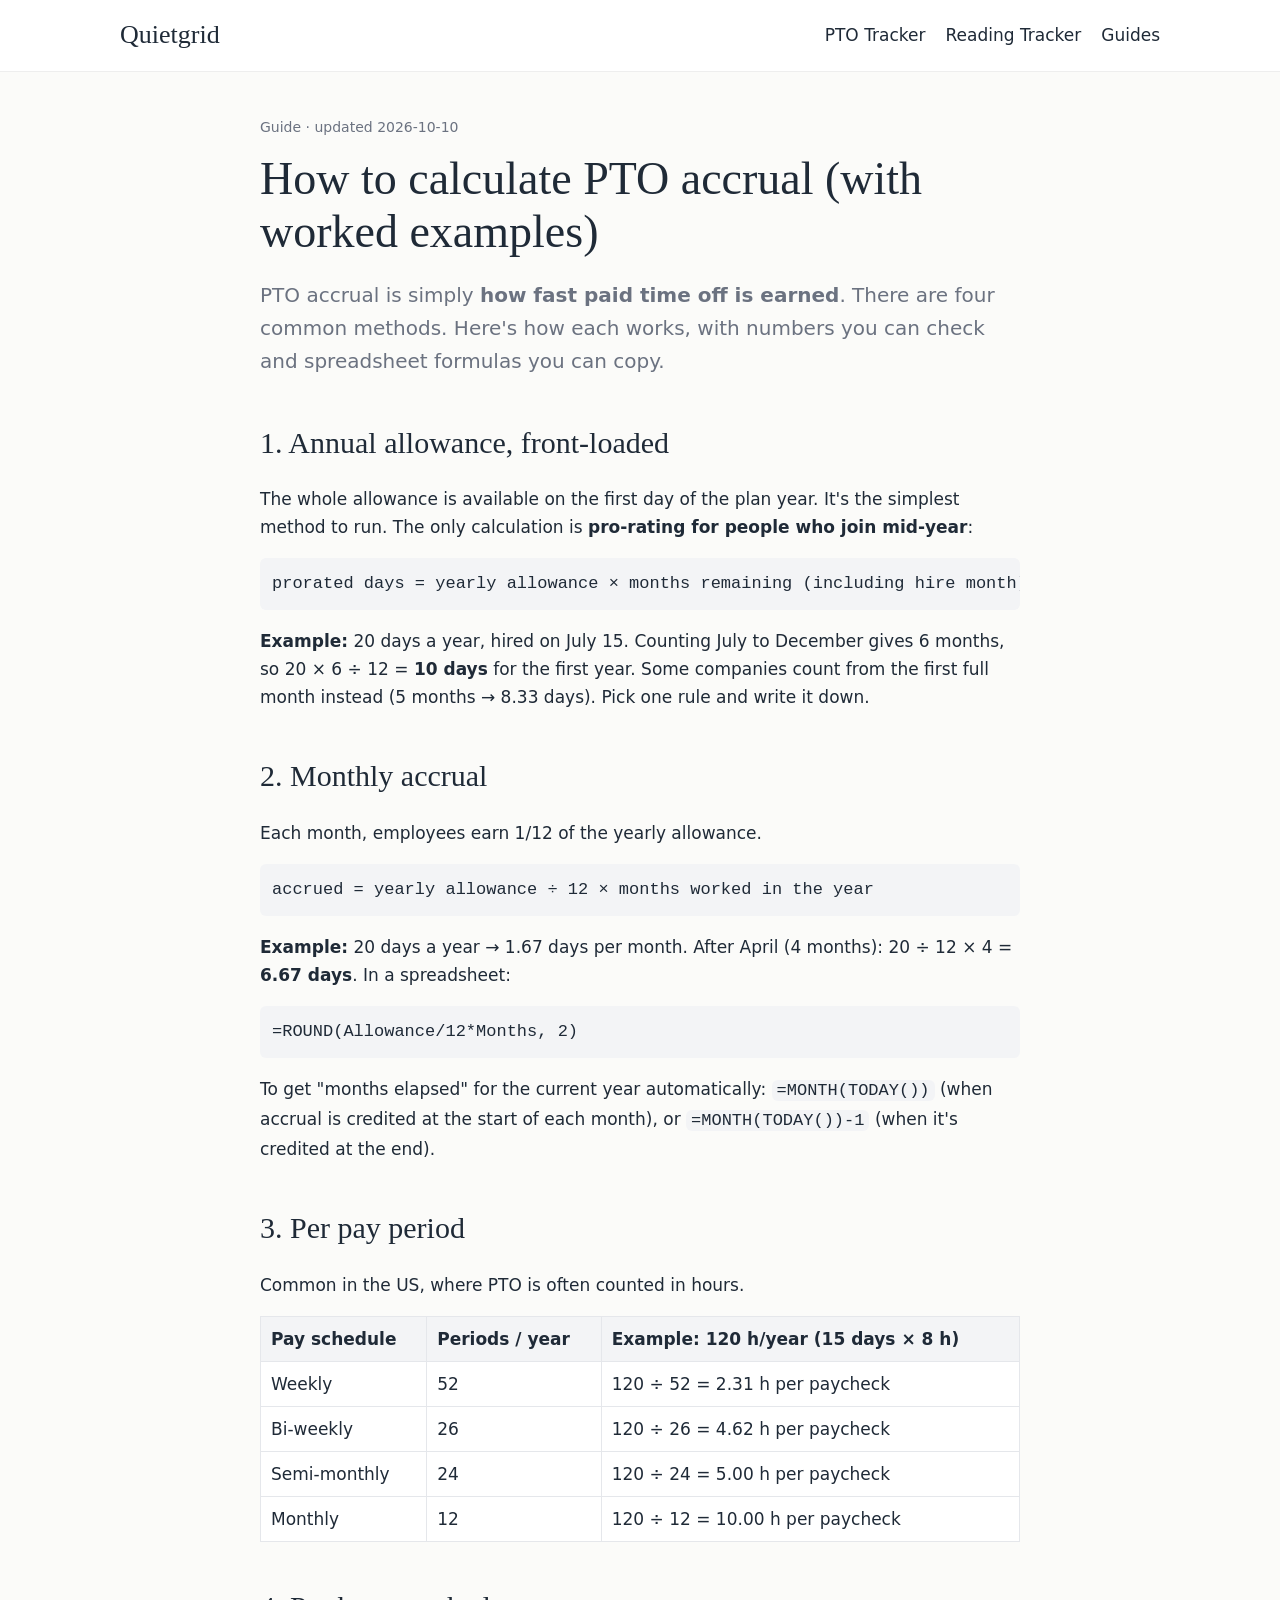
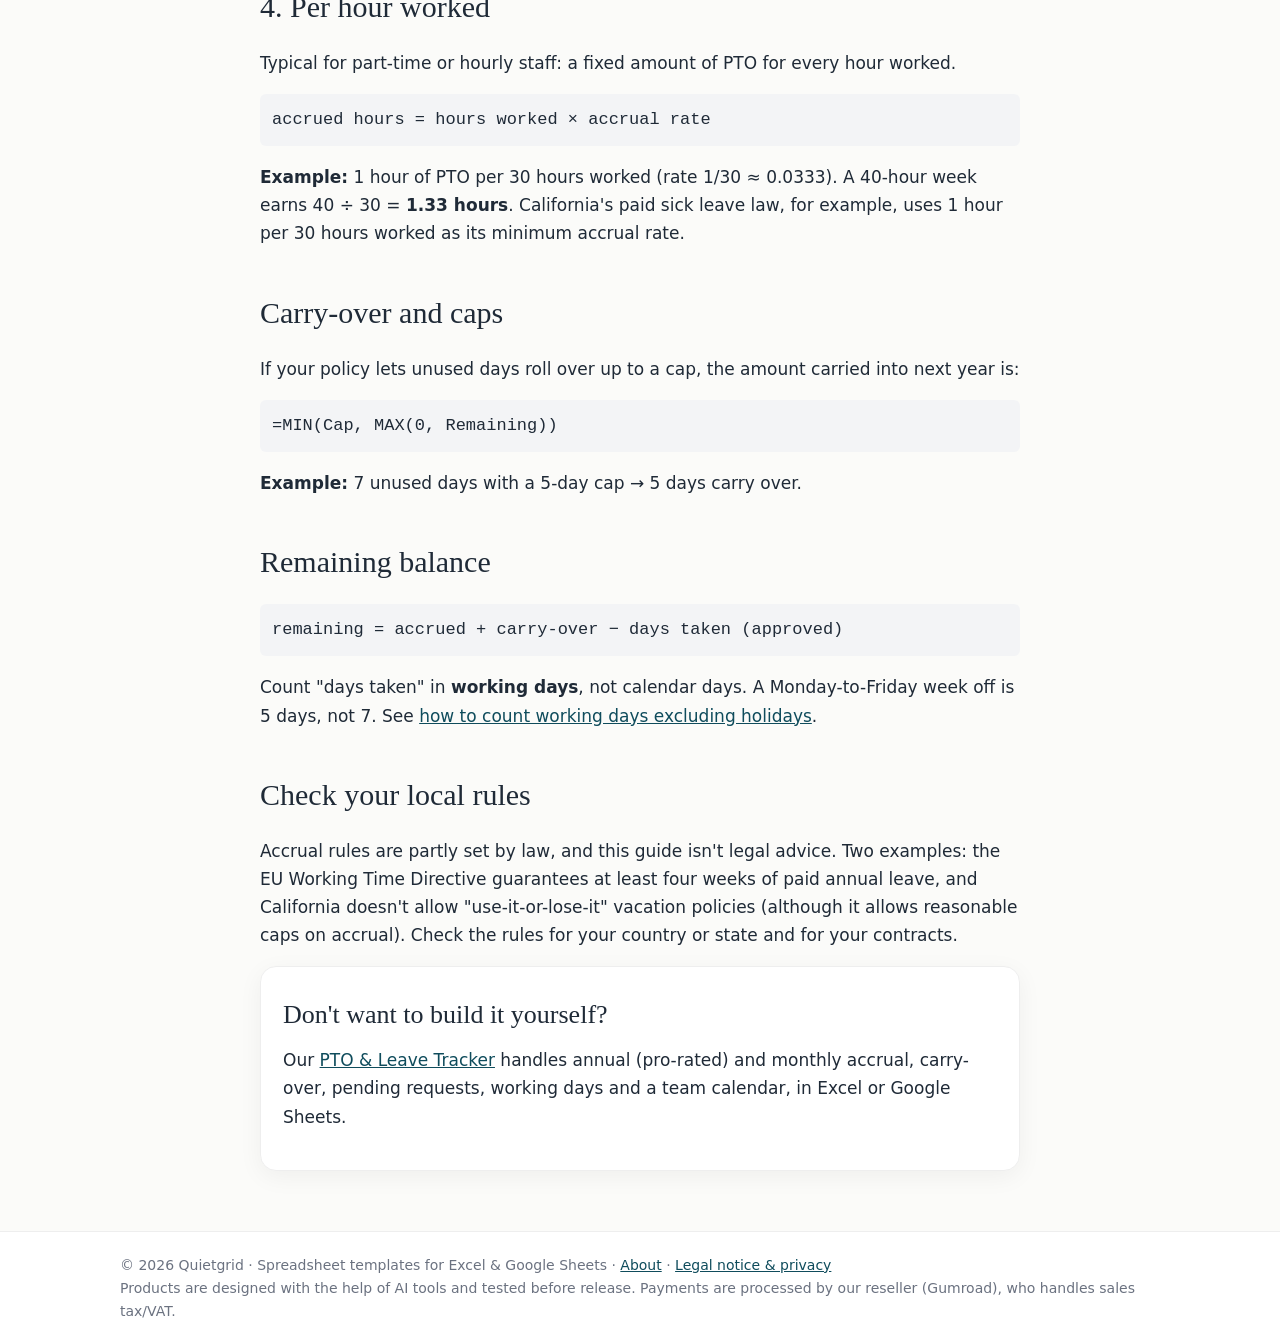
<file: blog/how-to-calculate-pto-accrual.html>
<!doctype html><html lang="en"><head><meta charset="utf-8"><meta name="viewport" content="width=device-width,initial-scale=1">
<title>How to calculate PTO accrual (with worked examples) | Quietgrid</title><meta name="description" content="Learn the four common ways to calculate PTO accrual (annual front-loading, monthly, per pay period and per hour worked) with formulas you can paste into Excel or Google Sheets."><link rel="canonical" href="https://ticoq971.github.io/quietgrid-templates/blog/how-to-calculate-pto-accrual.html">
<meta property="og:title" content="How to calculate PTO accrual (with worked examples) | Quietgrid"><meta property="og:description" content="Learn the four common ways to calculate PTO accrual (annual front-loading, monthly, per pay period and per hour worked) with formulas you can paste into Excel or Google Sheets."><meta property="og:image" content="https://ticoq971.github.io/quietgrid-templates/assets/img/pto-01-cover.jpg">
<meta property="og:type" content="website"><meta name="twitter:card" content="summary_large_image"><link rel="stylesheet" href="../assets/style.css"><script type="application/ld+json">{"@context": "https://schema.org", "@type": "Article", "headline": "How to calculate PTO accrual (with worked examples)", "description": "Learn the four common ways to calculate PTO accrual (annual front-loading, monthly, per pay period and per hour worked) with formulas you can paste into Excel or Google Sheets.", "datePublished": "2026-10-10", "author": {"@type": "Organization", "name": "Quietgrid"}, "publisher": {"@type": "Organization", "name": "Quietgrid"}}</script></head><body>
<header class="site"><div class="in"><a class="logo" href="../index.html">Quietgrid</a><nav><a href="../pto-leave-tracker.html">PTO Tracker</a><a href="../reading-tracker.html">Reading Tracker</a><a href="../blog/index.html">Guides</a></nav></div></header>
<main><article><p class='note'>Guide · updated 2026-10-10</p><h1>How to calculate PTO accrual (with worked examples)</h1>
<p class="lead">PTO accrual is simply <b>how fast paid time off is earned</b>. There are four common methods. Here's how each works, with numbers you can check and spreadsheet formulas you can copy.</p>
<h2>1. Annual allowance, front-loaded</h2><p>The whole allowance is available on the first day of the plan year. It's the simplest method to run. The only calculation is <b>pro-rating for people who join mid-year</b>:</p>
<pre>prorated days = yearly allowance × months remaining (including hire month) ÷ 12</pre>
<p><b>Example:</b> 20 days a year, hired on July 15. Counting July to December gives 6 months, so 20 × 6 ÷ 12 = <b>10 days</b> for the first year. Some companies count from the first full month instead (5 months → 8.33 days). Pick one rule and write it down.</p>
<h2>2. Monthly accrual</h2><p>Each month, employees earn 1/12 of the yearly allowance.</p><pre>accrued = yearly allowance ÷ 12 × months worked in the year</pre>
<p><b>Example:</b> 20 days a year → 1.67 days per month. After April (4 months): 20 ÷ 12 × 4 = <b>6.67 days</b>. In a spreadsheet:</p>
<pre>=ROUND(Allowance/12*Months, 2)</pre>
<p>To get "months elapsed" for the current year automatically: <code>=MONTH(TODAY())</code> (when accrual is credited at the start of each month), or <code>=MONTH(TODAY())-1</code> (when it's credited at the end).</p>
<h2>3. Per pay period</h2><p>Common in the US, where PTO is often counted in hours.</p>
<table><tr><th>Pay schedule</th><th>Periods / year</th><th>Example: 120 h/year (15 days × 8 h)</th></tr>
<tr><td>Weekly</td><td>52</td><td>120 ÷ 52 = 2.31 h per paycheck</td></tr><tr><td>Bi-weekly</td><td>26</td><td>120 ÷ 26 = 4.62 h per paycheck</td></tr>
<tr><td>Semi-monthly</td><td>24</td><td>120 ÷ 24 = 5.00 h per paycheck</td></tr><tr><td>Monthly</td><td>12</td><td>120 ÷ 12 = 10.00 h per paycheck</td></tr></table>
<h2>4. Per hour worked</h2><p>Typical for part-time or hourly staff: a fixed amount of PTO for every hour worked.</p><pre>accrued hours = hours worked × accrual rate</pre>
<p><b>Example:</b> 1 hour of PTO per 30 hours worked (rate 1/30 ≈ 0.0333). A 40-hour week earns 40 ÷ 30 = <b>1.33 hours</b>. California's paid sick leave law, for example, uses 1 hour per 30 hours worked as its minimum accrual rate.</p>
<h2>Carry-over and caps</h2><p>If your policy lets unused days roll over up to a cap, the amount carried into next year is:</p><pre>=MIN(Cap, MAX(0, Remaining))</pre>
<p><b>Example:</b> 7 unused days with a 5-day cap → 5 days carry over.</p>
<h2>Remaining balance</h2><pre>remaining = accrued + carry-over − days taken (approved)</pre>
<p>Count "days taken" in <b>working days</b>, not calendar days. A Monday-to-Friday week off is 5 days, not 7. See <a href="count-working-days-excluding-holidays.html">how to count working days excluding holidays</a>.</p>
<h2>Check your local rules</h2><p>Accrual rules are partly set by law, and this guide isn't legal advice. Two examples: the EU Working Time Directive guarantees at least four weeks of paid annual leave, and California doesn't allow "use-it-or-lose-it" vacation policies (although it allows reasonable caps on accrual). Check the rules for your country or state and for your contracts.</p>
<div class="card"><h3>Don't want to build it yourself?</h3><p>Our <a href="../pto-leave-tracker.html">PTO &amp; Leave Tracker</a> handles annual (pro-rated) and monthly accrual, carry-over, pending requests, working days and a team calendar, in Excel or Google Sheets.</p></div></article></main>
<footer><div class="in">© 2026 Quietgrid · Spreadsheet templates for Excel &amp; Google Sheets · <a href="../about.html">About</a> · <a href="../legal.html">Legal notice &amp; privacy</a><br>
Products are designed with the help of AI tools and tested before release. Payments are processed by our reseller (Gumroad), who handles sales tax/VAT.</div></footer></body></html>
</file>
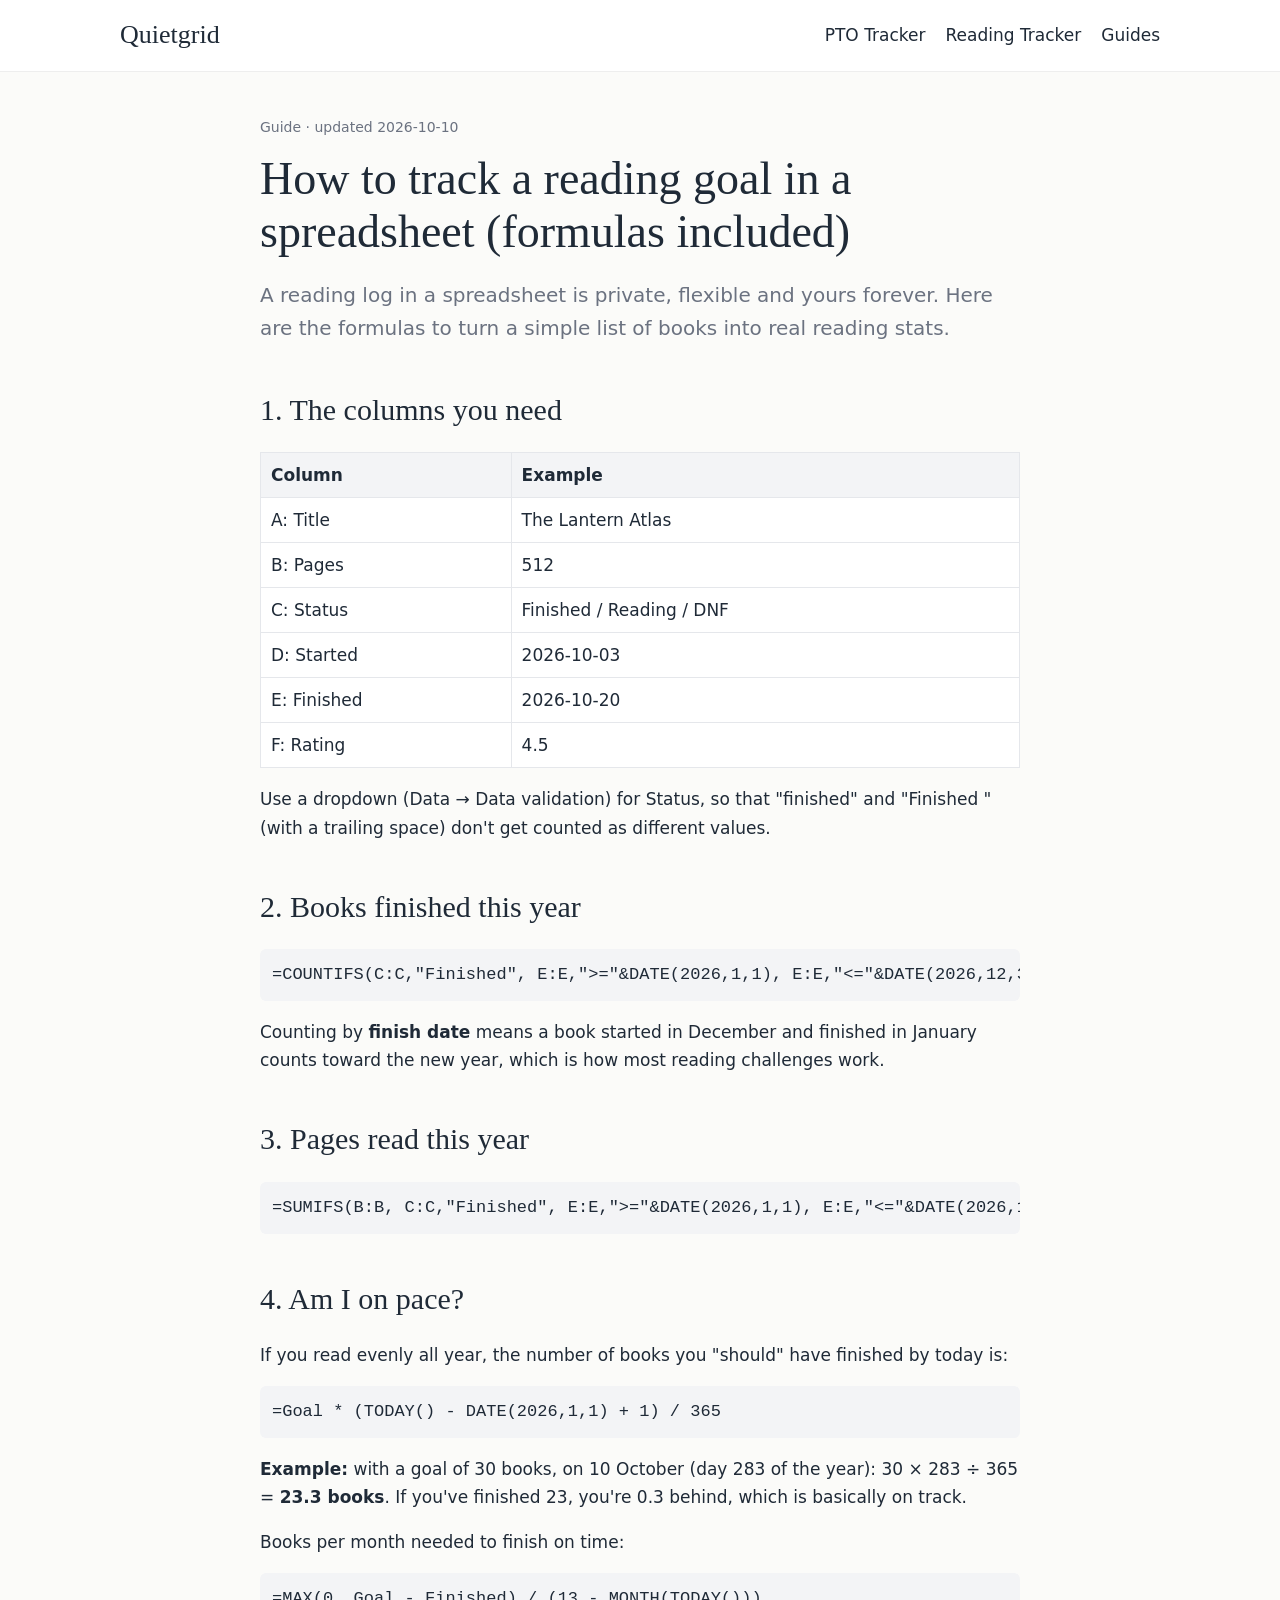
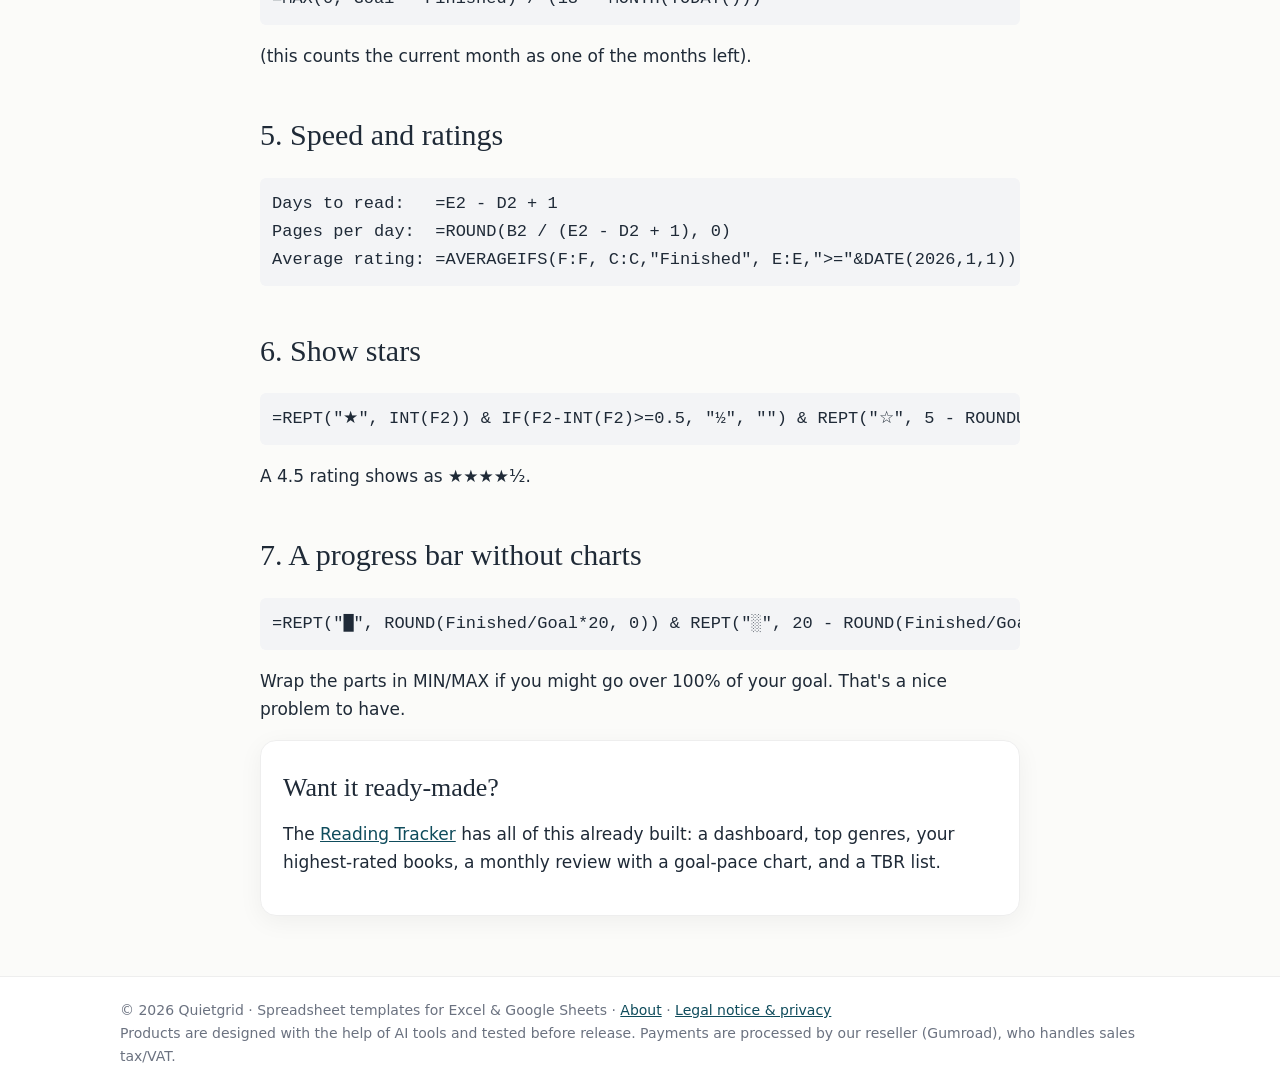
<file: blog/track-reading-goal-spreadsheet.html>
<!doctype html><html lang="en"><head><meta charset="utf-8"><meta name="viewport" content="width=device-width,initial-scale=1">
<title>How to track a reading goal in a spreadsheet (formulas included) | Quietgrid</title><meta name="description" content="Set up a reading log in Google Sheets or Excel: count books finished this year, check whether you&#x27;re on pace for your goal, and calculate pages per day and average rating."><link rel="canonical" href="https://ticoq971.github.io/quietgrid-templates/blog/track-reading-goal-spreadsheet.html">
<meta property="og:title" content="How to track a reading goal in a spreadsheet (formulas included) | Quietgrid"><meta property="og:description" content="Set up a reading log in Google Sheets or Excel: count books finished this year, check whether you&#x27;re on pace for your goal, and calculate pages per day and average rating."><meta property="og:image" content="https://ticoq971.github.io/quietgrid-templates/assets/img/pto-01-cover.jpg">
<meta property="og:type" content="website"><meta name="twitter:card" content="summary_large_image"><link rel="stylesheet" href="../assets/style.css"><script type="application/ld+json">{"@context": "https://schema.org", "@type": "Article", "headline": "How to track a reading goal in a spreadsheet (formulas included)", "description": "Set up a reading log in Google Sheets or Excel: count books finished this year, check whether you're on pace for your goal, and calculate pages per day and average rating.", "datePublished": "2026-10-10", "author": {"@type": "Organization", "name": "Quietgrid"}, "publisher": {"@type": "Organization", "name": "Quietgrid"}}</script></head><body>
<header class="site"><div class="in"><a class="logo" href="../index.html">Quietgrid</a><nav><a href="../pto-leave-tracker.html">PTO Tracker</a><a href="../reading-tracker.html">Reading Tracker</a><a href="../blog/index.html">Guides</a></nav></div></header>
<main><article><p class='note'>Guide · updated 2026-10-10</p><h1>How to track a reading goal in a spreadsheet (formulas included)</h1>
<p class="lead">A reading log in a spreadsheet is private, flexible and yours forever. Here are the formulas to turn a simple list of books into real reading stats.</p>
<h2>1. The columns you need</h2><table><tr><th>Column</th><th>Example</th></tr><tr><td>A: Title</td><td>The Lantern Atlas</td></tr><tr><td>B: Pages</td><td>512</td></tr>
<tr><td>C: Status</td><td>Finished / Reading / DNF</td></tr><tr><td>D: Started</td><td>2026-10-03</td></tr><tr><td>E: Finished</td><td>2026-10-20</td></tr><tr><td>F: Rating</td><td>4.5</td></tr></table>
<p>Use a dropdown (Data → Data validation) for Status, so that "finished" and "Finished " (with a trailing space) don't get counted as different values.</p>
<h2>2. Books finished this year</h2><pre>=COUNTIFS(C:C,"Finished", E:E,"&gt;="&amp;DATE(2026,1,1), E:E,"&lt;="&amp;DATE(2026,12,31))</pre>
<p>Counting by <b>finish date</b> means a book started in December and finished in January counts toward the new year, which is how most reading challenges work.</p>
<h2>3. Pages read this year</h2><pre>=SUMIFS(B:B, C:C,"Finished", E:E,"&gt;="&amp;DATE(2026,1,1), E:E,"&lt;="&amp;DATE(2026,12,31))</pre>
<h2>4. Am I on pace?</h2><p>If you read evenly all year, the number of books you "should" have finished by today is:</p><pre>=Goal * (TODAY() - DATE(2026,1,1) + 1) / 365</pre>
<p><b>Example:</b> with a goal of 30 books, on 10 October (day 283 of the year): 30 × 283 ÷ 365 = <b>23.3 books</b>. If you've finished 23, you're 0.3 behind, which is basically on track.</p>
<p>Books per month needed to finish on time:</p><pre>=MAX(0, Goal - Finished) / (13 - MONTH(TODAY()))</pre><p>(this counts the current month as one of the months left).</p>
<h2>5. Speed and ratings</h2><pre>Days to read:   =E2 - D2 + 1
Pages per day:  =ROUND(B2 / (E2 - D2 + 1), 0)
Average rating: =AVERAGEIFS(F:F, C:C,"Finished", E:E,"&gt;="&amp;DATE(2026,1,1))</pre>
<h2>6. Show stars</h2><pre>=REPT("★", INT(F2)) &amp; IF(F2-INT(F2)&gt;=0.5, "½", "") &amp; REPT("☆", 5 - ROUNDUP(F2, 0))</pre><p>A 4.5 rating shows as ★★★★½.</p>
<h2>7. A progress bar without charts</h2><pre>=REPT("█", ROUND(Finished/Goal*20, 0)) &amp; REPT("░", 20 - ROUND(Finished/Goal*20, 0))</pre>
<p>Wrap the parts in MIN/MAX if you might go over 100% of your goal. That's a nice problem to have.</p>
<div class="card"><h3>Want it ready-made?</h3><p>The <a href="../reading-tracker.html">Reading Tracker</a> has all of this already built: a dashboard, top genres, your highest-rated books, a monthly review with a goal-pace chart, and a TBR list.</p></div></article></main>
<footer><div class="in">© 2026 Quietgrid · Spreadsheet templates for Excel &amp; Google Sheets · <a href="../about.html">About</a> · <a href="../legal.html">Legal notice &amp; privacy</a><br>
Products are designed with the help of AI tools and tested before release. Payments are processed by our reseller (Gumroad), who handles sales tax/VAT.</div></footer></body></html>
</file>
<file: assets/style.css>
:root{--ink:#1F2A37;--muted:#6b7280;--teal:#0F4C5C;--teal2:#2A9D8F;--plum:#5B2A4E;--rose:#C0587E;--bg:#fbfbf9}
*{box-sizing:border-box}body{margin:0;font-family:Inter,system-ui,-apple-system,Segoe UI,Roboto,sans-serif;color:var(--ink);background:var(--bg);line-height:1.65;font-size:17px}
a{color:var(--teal)}img{max-width:100%;height:auto;border-radius:12px}
header.site{background:#fff;border-bottom:1px solid #eee}header.site .in{max-width:1080px;margin:auto;padding:14px 20px;display:flex;justify-content:space-between;align-items:center}
.logo{font-family:'DM Serif Display',Georgia,serif;font-size:26px;text-decoration:none;color:var(--ink)}nav a{margin-left:20px;text-decoration:none;color:var(--ink);font-weight:500}
main{max-width:1080px;margin:auto;padding:30px 20px 60px}h1,h2,h3{font-family:'DM Serif Display',Georgia,serif;font-weight:400;line-height:1.15}
h1{font-size:46px;margin:.3em 0}h2{font-size:30px;margin-top:1.6em}.lead{font-size:20px;color:var(--muted);max-width:760px}
.grid{display:grid;grid-template-columns:repeat(auto-fit,minmax(300px,1fr));gap:28px}.card{background:#fff;border:1px solid #eee;border-radius:16px;padding:22px;box-shadow:0 6px 24px rgba(0,0,0,.05)}
.card h3{font-size:26px;margin:.4em 0}.btn{display:inline-block;background:var(--teal);color:#fff;text-decoration:none;padding:13px 26px;border-radius:999px;font-weight:700}
.btn.plum{background:var(--plum)}.btn.ghost{background:transparent;color:var(--ink);border:1px solid #ccc}.price{font-size:28px;font-weight:800}
.hero{display:grid;grid-template-columns:1fr 1.15fr;gap:40px;align-items:center}@media(max-width:820px){.hero{grid-template-columns:1fr}h1{font-size:36px}}
ul.check{list-style:none;padding:0}ul.check li{padding-left:28px;position:relative;margin:6px 0}ul.check li:before{content:"✓";position:absolute;left:0;color:var(--teal2);font-weight:800}
.gallery{display:grid;grid-template-columns:repeat(auto-fit,minmax(260px,1fr));gap:16px}.note{font-size:14px;color:var(--muted)}
table{border-collapse:collapse;width:100%;background:#fff}td,th{border:1px solid #e5e7eb;padding:8px 10px;text-align:left}th{background:#f3f4f6}
pre,code{background:#f3f4f6;border-radius:6px}code{padding:1px 5px}pre{padding:12px;overflow:auto}
article{max-width:760px;margin:auto}footer{border-top:1px solid #eee;background:#fff}footer .in{max-width:1080px;margin:auto;padding:22px 20px;font-size:14px;color:var(--muted)}
.faq dt{font-weight:700;margin-top:14px}.faq dd{margin:4px 0 0}
</file>
